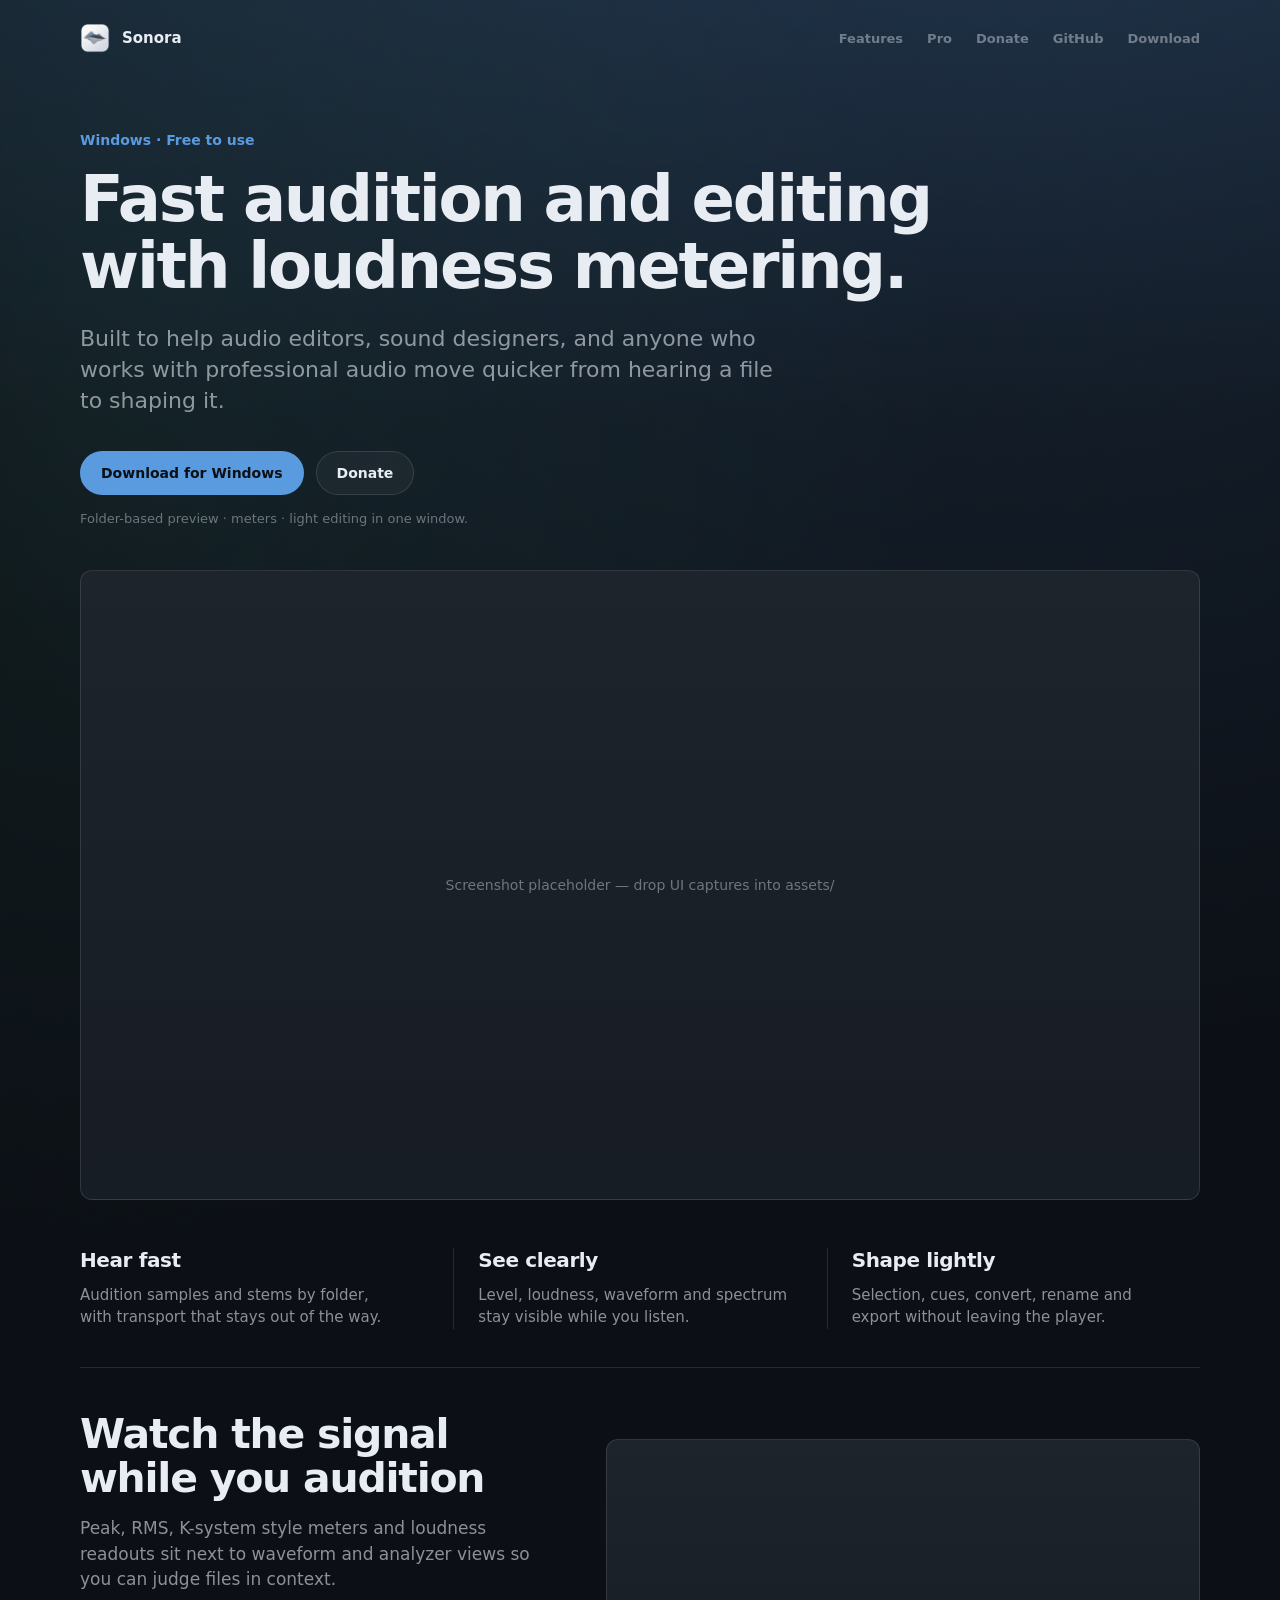
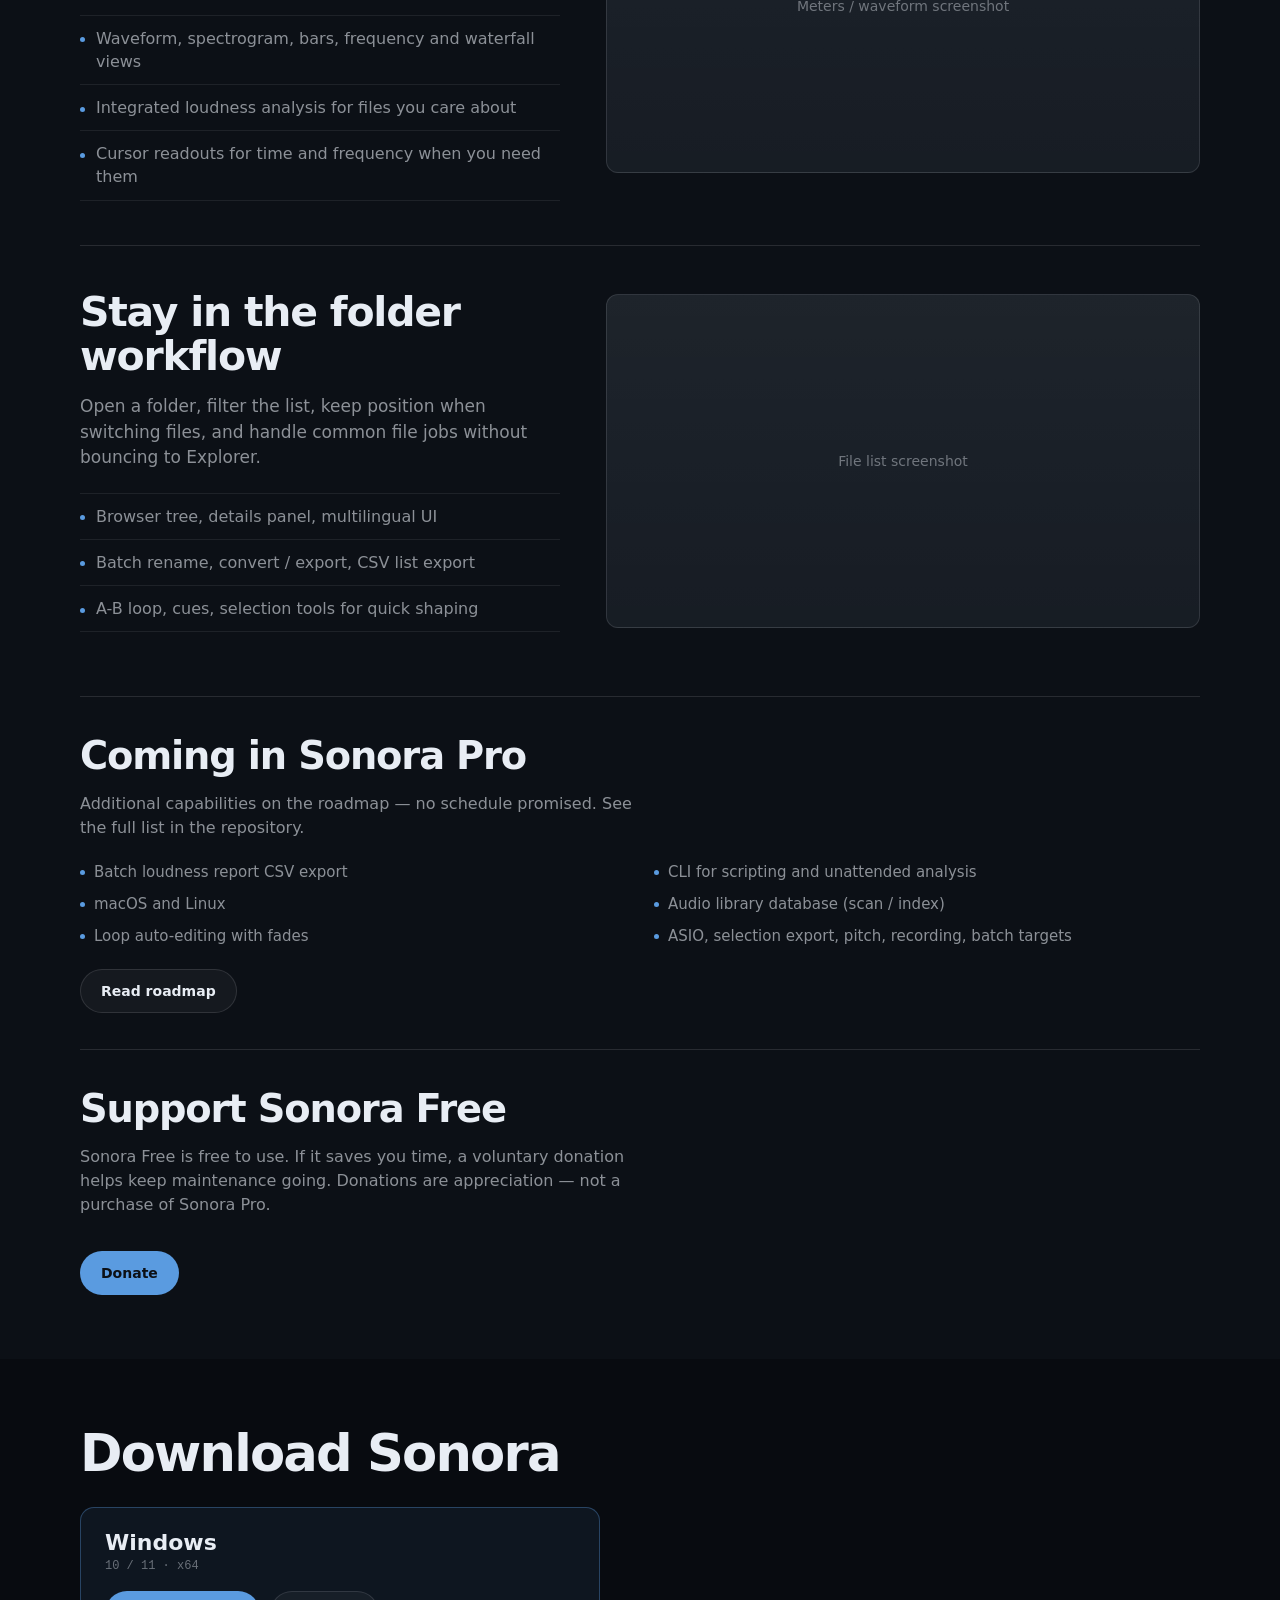
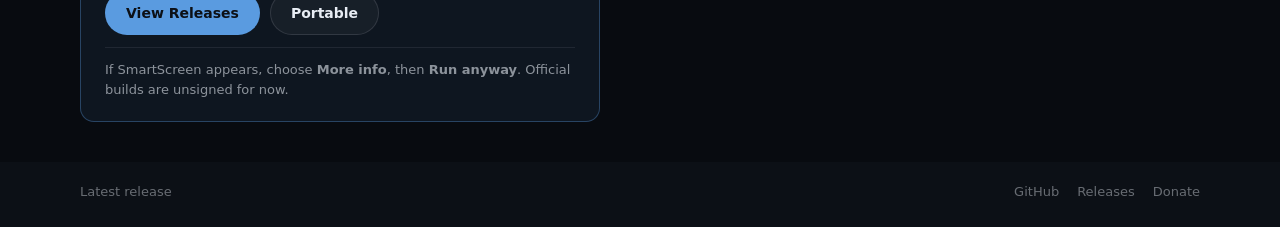
<file: landing/index.html>
<!DOCTYPE html>
<html lang="en">
  <head>
    <meta charset="utf-8" />
    <meta name="viewport" content="width=device-width, initial-scale=1" />
    <title>Sonora — Fast audition &amp; editing player</title>
    <meta
      name="description"
      content="Sonora is a fast audition and editing player with loudness metering for audio editors and sound designers."
    />
    <link rel="icon" href="assets/sonora-logo.png" />
    <style>
      :root {
        --page: #0c1016;
        --ink: #e8edf4;
        --muted: rgba(232, 237, 244, 0.58);
        --soft: rgba(232, 237, 244, 0.42);
        --line: rgba(232, 237, 244, 0.12);
        --accent: #5a9be0;
        --accent-strong: #3d7fd0;
        --accent-ink: #0c1016;
        --panel: rgba(255, 255, 255, 0.04);
        --radius: 14px;
        --font-sans: "Segoe UI Variable", "Segoe UI", ui-sans-serif, system-ui, sans-serif;
        --font-mono: "Cascadia Mono", Consolas, ui-monospace, monospace;
      }

      *,
      *::before,
      *::after {
        box-sizing: border-box;
      }

      html {
        scroll-behavior: smooth;
      }

      body {
        margin: 0;
        background: var(--page);
        color: var(--ink);
        font-family: var(--font-sans);
        -webkit-font-smoothing: antialiased;
      }

      a {
        color: inherit;
        text-decoration: none;
      }

      .site-shell {
        min-height: 100dvh;
        background:
          linear-gradient(180deg, rgba(90, 155, 224, 0.1), transparent 420px),
          radial-gradient(circle at 78% -10%, rgba(90, 155, 224, 0.18), transparent 36%),
          radial-gradient(circle at 10% 12%, rgba(90, 212, 160, 0.07), transparent 26%),
          var(--page);
      }

      .nav,
      .section,
      .footer,
      .download-inner {
        width: min(100% - 48px, 1120px);
        margin: 0 auto;
      }

      .nav {
        display: flex;
        align-items: center;
        justify-content: space-between;
        gap: 24px;
        min-height: 76px;
      }

      .brand {
        display: inline-flex;
        align-items: center;
        gap: 12px;
        font-size: 15px;
        font-weight: 650;
      }

      .brand img {
        width: 30px;
        height: 30px;
        display: block;
      }

      .nav-links {
        display: flex;
        align-items: center;
        gap: 24px;
        color: var(--soft);
        font-size: 13px;
        font-weight: 560;
      }

      .nav-links a:hover {
        color: var(--accent);
      }

      .hero {
        padding: 56px 0 0;
      }

      .eyebrow {
        margin: 0 0 18px;
        color: var(--accent);
        font-size: 14px;
        font-weight: 560;
      }

      .hero-title {
        max-width: 920px;
        margin: 0;
        font-size: clamp(40px, 5vw, 64px);
        line-height: 1.05;
        letter-spacing: -0.035em;
        font-weight: 720;
      }

      .hero-subtitle {
        max-width: 720px;
        margin: 24px 0 0;
        color: var(--muted);
        font-size: clamp(17px, 1.8vw, 22px);
        line-height: 1.4;
      }

      .hero-actions {
        display: flex;
        flex-wrap: wrap;
        gap: 12px;
        margin-top: 34px;
      }

      .btn {
        display: inline-flex;
        align-items: center;
        justify-content: center;
        min-height: 44px;
        padding: 0 20px;
        border: 1px solid transparent;
        border-radius: 999px;
        font-size: 14px;
        font-weight: 660;
        transition: background 150ms ease, border-color 150ms ease, transform 150ms ease;
      }

      .btn:active {
        transform: translateY(1px);
      }

      .btn-primary {
        background: var(--accent);
        color: var(--accent-ink);
      }

      .btn-primary:hover {
        background: #7eb0e8;
      }

      .btn-secondary {
        border-color: var(--line);
        background: var(--panel);
      }

      .btn-secondary:hover {
        border-color: rgba(90, 155, 224, 0.45);
        background: rgba(90, 155, 224, 0.1);
      }

      .hero-note {
        flex-basis: 100%;
        margin: 4px 0 0;
        color: var(--soft);
        font-size: 13px;
      }

      .shot {
        overflow: hidden;
        margin: 0;
        border: 1px solid var(--line);
        border-radius: 12px;
        background:
          linear-gradient(180deg, rgba(255, 255, 255, 0.05), rgba(255, 255, 255, 0.02)),
          #121820;
        aspect-ratio: 16 / 9;
        display: grid;
        place-items: center;
        color: var(--soft);
        font-size: 14px;
      }

      .shot.has-image img {
        display: block;
        width: 100%;
        height: 100%;
        object-fit: cover;
      }

      .hero-shot {
        width: min(100%, 1120px);
        margin: 44px auto 0;
      }

      .principles {
        display: grid;
        grid-template-columns: repeat(3, 1fr);
        gap: 0;
        padding: 48px 0 28px;
      }

      .principle {
        padding: 0 24px;
        border-left: 1px solid var(--line);
      }

      .principle:first-child {
        padding-left: 0;
        border-left: 0;
      }

      .principle h2 {
        margin: 0;
        font-size: 20px;
        letter-spacing: -0.02em;
      }

      .principle p {
        margin: 12px 0 0;
        color: var(--muted);
        font-size: 15px;
        line-height: 1.5;
        max-width: 320px;
      }

      .features {
        padding: 10px 0 20px;
      }

      .feature {
        display: grid;
        grid-template-columns: minmax(260px, 0.9fr) minmax(0, 1.1fr);
        gap: 40px;
        align-items: center;
        padding: 44px 0;
        border-top: 1px solid var(--line);
      }

      .feature h2 {
        margin: 0;
        font-size: clamp(28px, 3.2vw, 42px);
        line-height: 1.08;
        letter-spacing: -0.03em;
      }

      .feature p {
        margin: 16px 0 0;
        color: var(--muted);
        font-size: 17px;
        line-height: 1.5;
        max-width: 460px;
      }

      .feature-points {
        list-style: none;
        margin: 22px 0 0;
        padding: 0;
        border-top: 1px solid rgba(232, 237, 244, 0.08);
        max-width: 480px;
      }

      .feature-points li {
        position: relative;
        padding: 11px 0 11px 16px;
        border-bottom: 1px solid rgba(232, 237, 244, 0.08);
        color: var(--muted);
        font-size: 16px;
        line-height: 1.45;
      }

      .feature-points li::before {
        content: "";
        position: absolute;
        left: 0;
        top: 1.35em;
        width: 5px;
        height: 5px;
        border-radius: 999px;
        background: var(--accent);
      }

      .feature-visual .shot {
        width: 100%;
      }

      .donate-block,
      .pro-block {
        padding: 36px 0;
        border-top: 1px solid var(--line);
      }

      .donate-block h2,
      .pro-block h2 {
        margin: 0;
        font-size: clamp(28px, 3vw, 40px);
        letter-spacing: -0.03em;
      }

      .donate-block p,
      .pro-block p {
        max-width: 560px;
        margin: 14px 0 0;
        color: var(--muted);
        font-size: 16px;
        line-height: 1.5;
      }

      .pro-list {
        display: grid;
        grid-template-columns: repeat(2, minmax(0, 1fr));
        gap: 10px 28px;
        margin: 22px 0 0;
        padding: 0;
        list-style: none;
        color: var(--muted);
        font-size: 15px;
        line-height: 1.45;
      }

      .pro-list li {
        position: relative;
        padding-left: 14px;
      }

      .pro-list li::before {
        content: "";
        position: absolute;
        left: 0;
        top: 0.55em;
        width: 5px;
        height: 5px;
        border-radius: 999px;
        background: var(--accent);
      }

      .download-section {
        margin-top: 28px;
        padding: 64px 0 40px;
        background: #080b10;
      }

      .download-header h2 {
        margin: 0 0 24px;
        font-size: clamp(32px, 4vw, 52px);
        letter-spacing: -0.035em;
      }

      .platform-card {
        padding: 22px 24px;
        border: 1px solid rgba(90, 155, 224, 0.35);
        border-radius: var(--radius);
        background: rgba(90, 155, 224, 0.08);
        max-width: 520px;
      }

      .platform-name {
        font-size: 22px;
        font-weight: 680;
      }

      .platform-os-tag {
        margin-top: 4px;
        color: var(--soft);
        font-family: var(--font-mono);
        font-size: 12px;
      }

      .platform-actions {
        display: flex;
        flex-wrap: wrap;
        gap: 10px;
        margin: 18px 0 12px;
      }

      .install-warning {
        margin: 0;
        padding-top: 12px;
        border-top: 1px solid rgba(232, 237, 244, 0.08);
        color: var(--muted);
        font-size: 13px;
        line-height: 1.5;
      }

      .footer {
        display: flex;
        flex-wrap: wrap;
        align-items: center;
        gap: 18px;
        padding: 22px 0 28px;
        color: var(--soft);
        font-size: 13px;
      }

      .footer a:hover {
        color: var(--ink);
      }

      .release-note {
        margin-right: auto;
      }

      @media (max-width: 900px) {
        .nav,
        .section,
        .footer,
        .download-inner {
          width: min(100% - 28px, 1120px);
        }

        .principles,
        .feature,
        .pro-list {
          grid-template-columns: 1fr;
        }

        .principle,
        .principle:first-child {
          padding: 18px 0;
          border-left: 0;
          border-top: 1px solid var(--line);
        }

        .nav-links a:not(.nav-download) {
          display: none;
        }
      }
    </style>
  </head>
  <body>
    <div class="site-shell">
      <nav class="nav">
        <a class="brand" href="#">
          <img src="assets/sonora-logo.png" alt="" width="30" height="30" />
          Sonora
        </a>
        <div class="nav-links">
          <a href="#features">Features</a>
          <a href="#pro">Pro</a>
          <a href="#donate">Donate</a>
          <a id="nav-github" href="#">GitHub</a>
          <a class="nav-download" href="#download">Download</a>
        </div>
      </nav>

      <header class="section hero">
        <p class="eyebrow">Windows · Free to use</p>
        <h1 class="hero-title">Fast audition and editing with loudness metering.</h1>
        <p class="hero-subtitle">
          Built to help audio editors, sound designers, and anyone who works with
          professional audio move quicker from hearing a file to shaping it.
        </p>
        <div class="hero-actions" id="hero-actions">
          <a class="btn btn-primary" href="#download">Download for Windows</a>
          <a class="btn btn-secondary" href="#donate">Donate</a>
          <p class="hero-note">Folder-based preview · meters · light editing in one window.</p>
        </div>
        <figure class="shot hero-shot" id="hero-shot">
          <span>Screenshot placeholder — drop UI captures into assets/</span>
        </figure>
      </header>

      <section class="section principles">
        <div class="principle">
          <h2>Hear fast</h2>
          <p>Audition samples and stems by folder, with transport that stays out of the way.</p>
        </div>
        <div class="principle">
          <h2>See clearly</h2>
          <p>Level, loudness, waveform and spectrum stay visible while you listen.</p>
        </div>
        <div class="principle">
          <h2>Shape lightly</h2>
          <p>Selection, cues, convert, rename and export without leaving the player.</p>
        </div>
      </section>

      <section class="section features" id="features">
        <article class="feature">
          <div>
            <h2>Watch the signal while you audition</h2>
            <p>
              Peak, RMS, K-system style meters and loudness readouts sit next to
              waveform and analyzer views so you can judge files in context.
            </p>
            <ul class="feature-points">
              <li>Waveform, spectrogram, bars, frequency and waterfall views</li>
              <li>Integrated loudness analysis for files you care about</li>
              <li>Cursor readouts for time and frequency when you need them</li>
            </ul>
          </div>
          <div class="feature-visual">
            <figure class="shot"><span>Meters / waveform screenshot</span></figure>
          </div>
        </article>

        <article class="feature">
          <div>
            <h2>Stay in the folder workflow</h2>
            <p>
              Open a folder, filter the list, keep position when switching files,
              and handle common file jobs without bouncing to Explorer.
            </p>
            <ul class="feature-points">
              <li>Browser tree, details panel, multilingual UI</li>
              <li>Batch rename, convert / export, CSV list export</li>
              <li>A-B loop, cues, selection tools for quick shaping</li>
            </ul>
          </div>
          <div class="feature-visual">
            <figure class="shot"><span>File list screenshot</span></figure>
          </div>
        </article>
      </section>

      <section class="section pro-block" id="pro">
        <h2>Coming in Sonora Pro</h2>
        <p>
          Additional capabilities on the roadmap — no schedule promised. See the
          full list in the repository.
        </p>
        <ul class="pro-list">
          <li>Batch loudness report CSV export</li>
          <li>CLI for scripting and unattended analysis</li>
          <li>macOS and Linux</li>
          <li>Audio library database (scan / index)</li>
          <li>Loop auto-editing with fades</li>
          <li>ASIO, selection export, pitch, recording, batch targets</li>
        </ul>
        <div class="hero-actions" style="margin-top: 22px">
          <a class="btn btn-secondary" id="roadmap-link" href="#">Read roadmap</a>
        </div>
      </section>

      <section class="section donate-block" id="donate">
        <h2>Support Sonora Free</h2>
        <p>
          Sonora Free is free to use. If it saves you time, a voluntary donation
          helps keep maintenance going. Donations are appreciation — not a
          purchase of Sonora Pro.
        </p>
        <div class="hero-actions">
          <a class="btn btn-primary" id="donate-btn" href="#">Donate</a>
        </div>
      </section>

      <section class="download-section" id="download">
        <div class="download-inner">
          <div class="download-header">
            <h2>Download Sonora</h2>
          </div>
          <div class="platform-card" id="platform-card">
            <div class="platform-name">Windows</div>
            <div class="platform-os-tag">10 / 11 · x64</div>
            <div class="platform-actions">
              <a class="btn btn-primary" id="dl-installer" href="#">View Releases</a>
              <a class="btn btn-secondary" id="dl-portable" href="#">Portable</a>
            </div>
            <p class="install-warning">
              If SmartScreen appears, choose <strong>More info</strong>, then
              <strong>Run anyway</strong>. Official builds are unsigned for now.
            </p>
          </div>
        </div>
      </section>

      <footer class="footer">
        <span class="release-note" id="footer-version">Latest release</span>
        <a id="footer-github" href="#">GitHub</a>
        <a id="footer-releases" href="#">Releases</a>
        <a href="#donate">Donate</a>
      </footer>
    </div>

    <script>
      // Fill these after the GitHub repo exists.
      const CONFIG = {
        repo: "JANFNASY/Sonora",
        donateUrl: "", // e.g. https://afdian.com/a/... or Buy Me a Coffee
      };

      const RELEASES_URL = `https://github.com/${CONFIG.repo}/releases`;
      const REPO_URL = `https://github.com/${CONFIG.repo}`;
      const ROADMAP_URL = `https://github.com/${CONFIG.repo}/blob/main/ROADMAP.md`;

      document.getElementById("nav-github").href = REPO_URL;
      document.getElementById("footer-github").href = REPO_URL;
      document.getElementById("footer-releases").href = RELEASES_URL;
      document.getElementById("roadmap-link").href = ROADMAP_URL;
      document.getElementById("dl-installer").href = RELEASES_URL;
      document.getElementById("dl-portable").href = RELEASES_URL;

      const donateBtn = document.getElementById("donate-btn");
      if (CONFIG.donateUrl) {
        donateBtn.href = CONFIG.donateUrl;
        donateBtn.target = "_blank";
        donateBtn.rel = "noopener noreferrer";
      } else {
        donateBtn.addEventListener("click", (e) => {
          e.preventDefault();
          alert("Donate link not set yet. Add CONFIG.donateUrl in landing/index.html.");
        });
      }

      async function loadRelease() {
        let version = "Latest release";
        let installer = RELEASES_URL;
        let portable = RELEASES_URL;
        try {
          const res = await fetch(`https://api.github.com/repos/${CONFIG.repo}/releases/latest`);
          if (res.ok) {
            const data = await res.json();
            version = data.tag_name || version;
            const assets = data.assets || [];
            const setup = assets.find(
              (a) => /setup\.exe$/i.test(a.name) || (/Sonora_.*\.exe$/i.test(a.name) && !/portable/i.test(a.name)),
            );
            const port = assets.find(
              (a) => /portable/i.test(a.name) || /^sonora\.exe$/i.test(a.name),
            );
            if (setup) {
              installer = setup.browser_download_url;
              document.getElementById("dl-installer").textContent = "Download Installer";
            }
            if (port) {
              portable = port.browser_download_url;
              document.getElementById("dl-portable").textContent = "Download Portable";
            }
          }
        } catch (_) {
          /* keep fallbacks */
        }
        document.getElementById("footer-version").textContent = version;
        document.getElementById("dl-installer").href = installer;
        document.getElementById("dl-portable").href = portable;
        document.getElementById("hero-actions").innerHTML = `
          <a class="btn btn-primary" href="${installer}">Download for Windows</a>
          <a class="btn btn-secondary" href="#donate">Donate</a>
          <p class="hero-note">Folder-based preview · meters · light editing in one window.</p>
        `;
      }

      loadRelease();
    </script>
  </body>
</html>
</file>
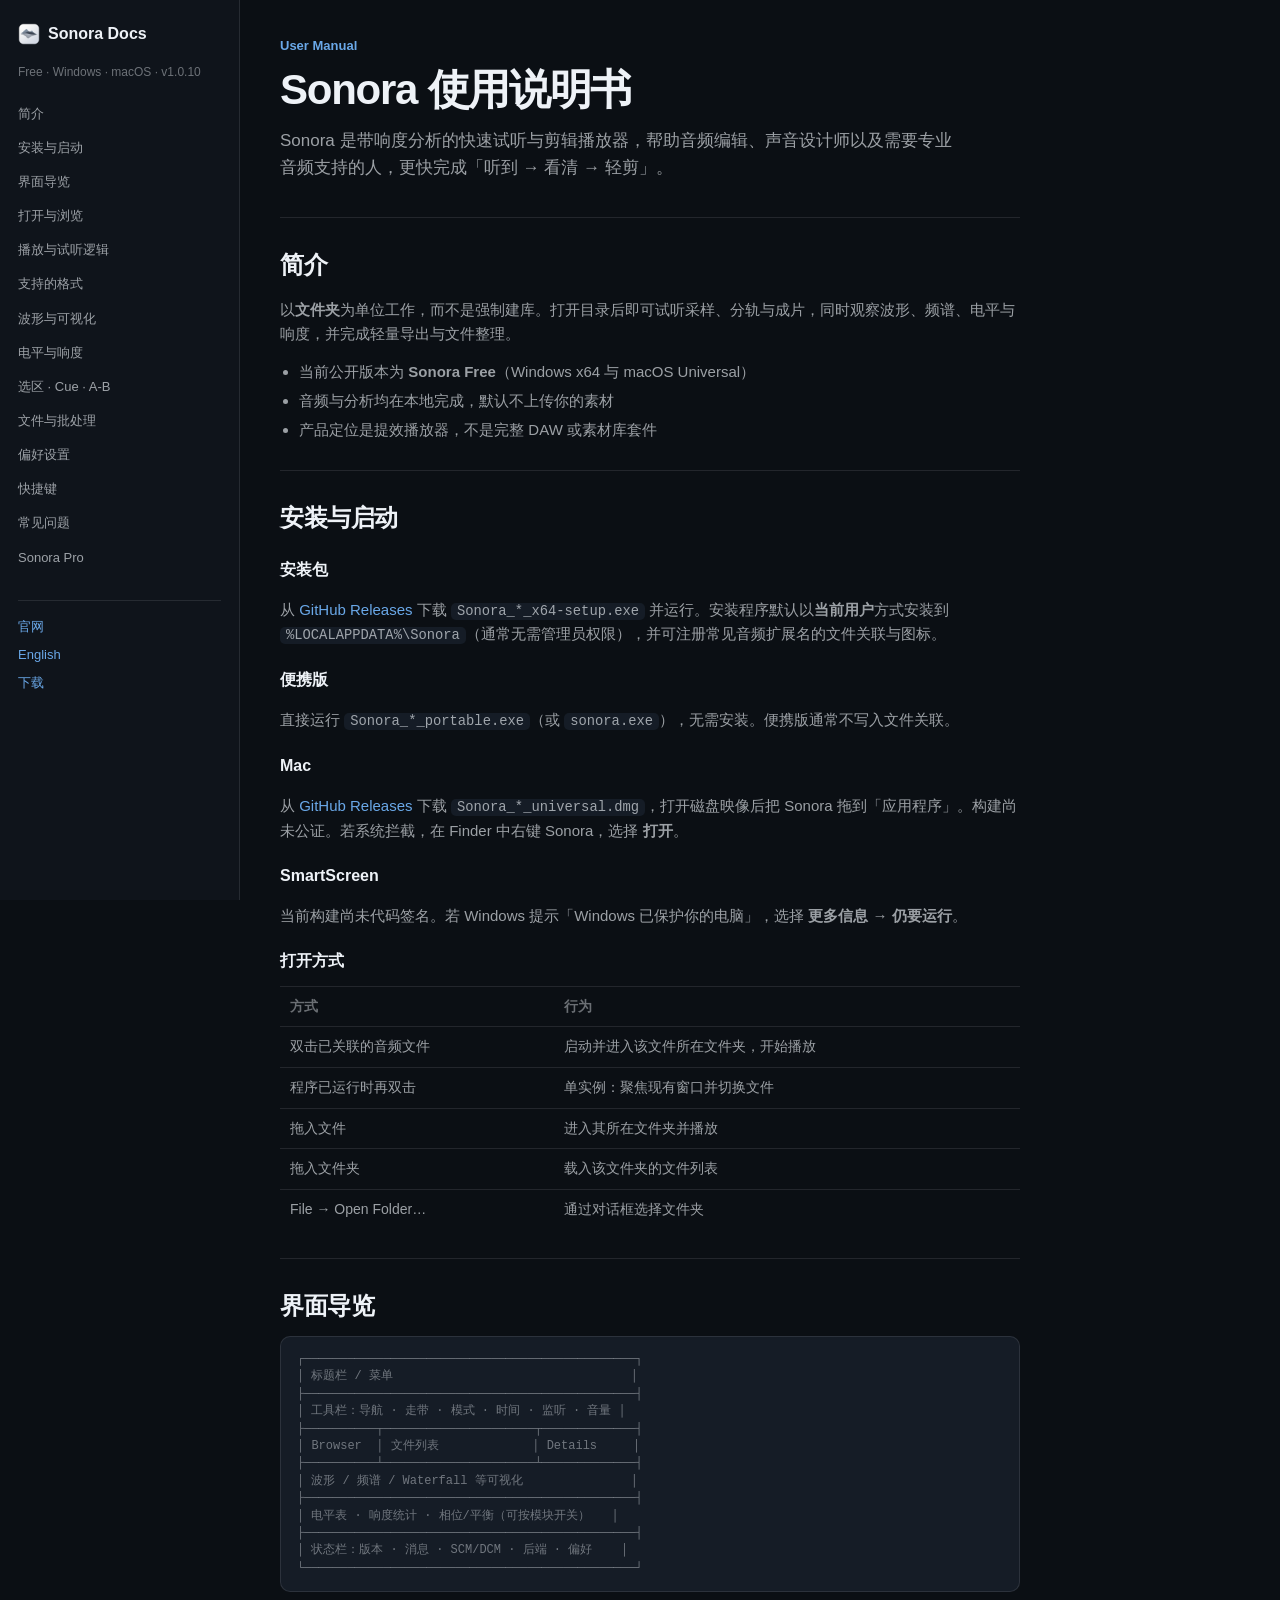
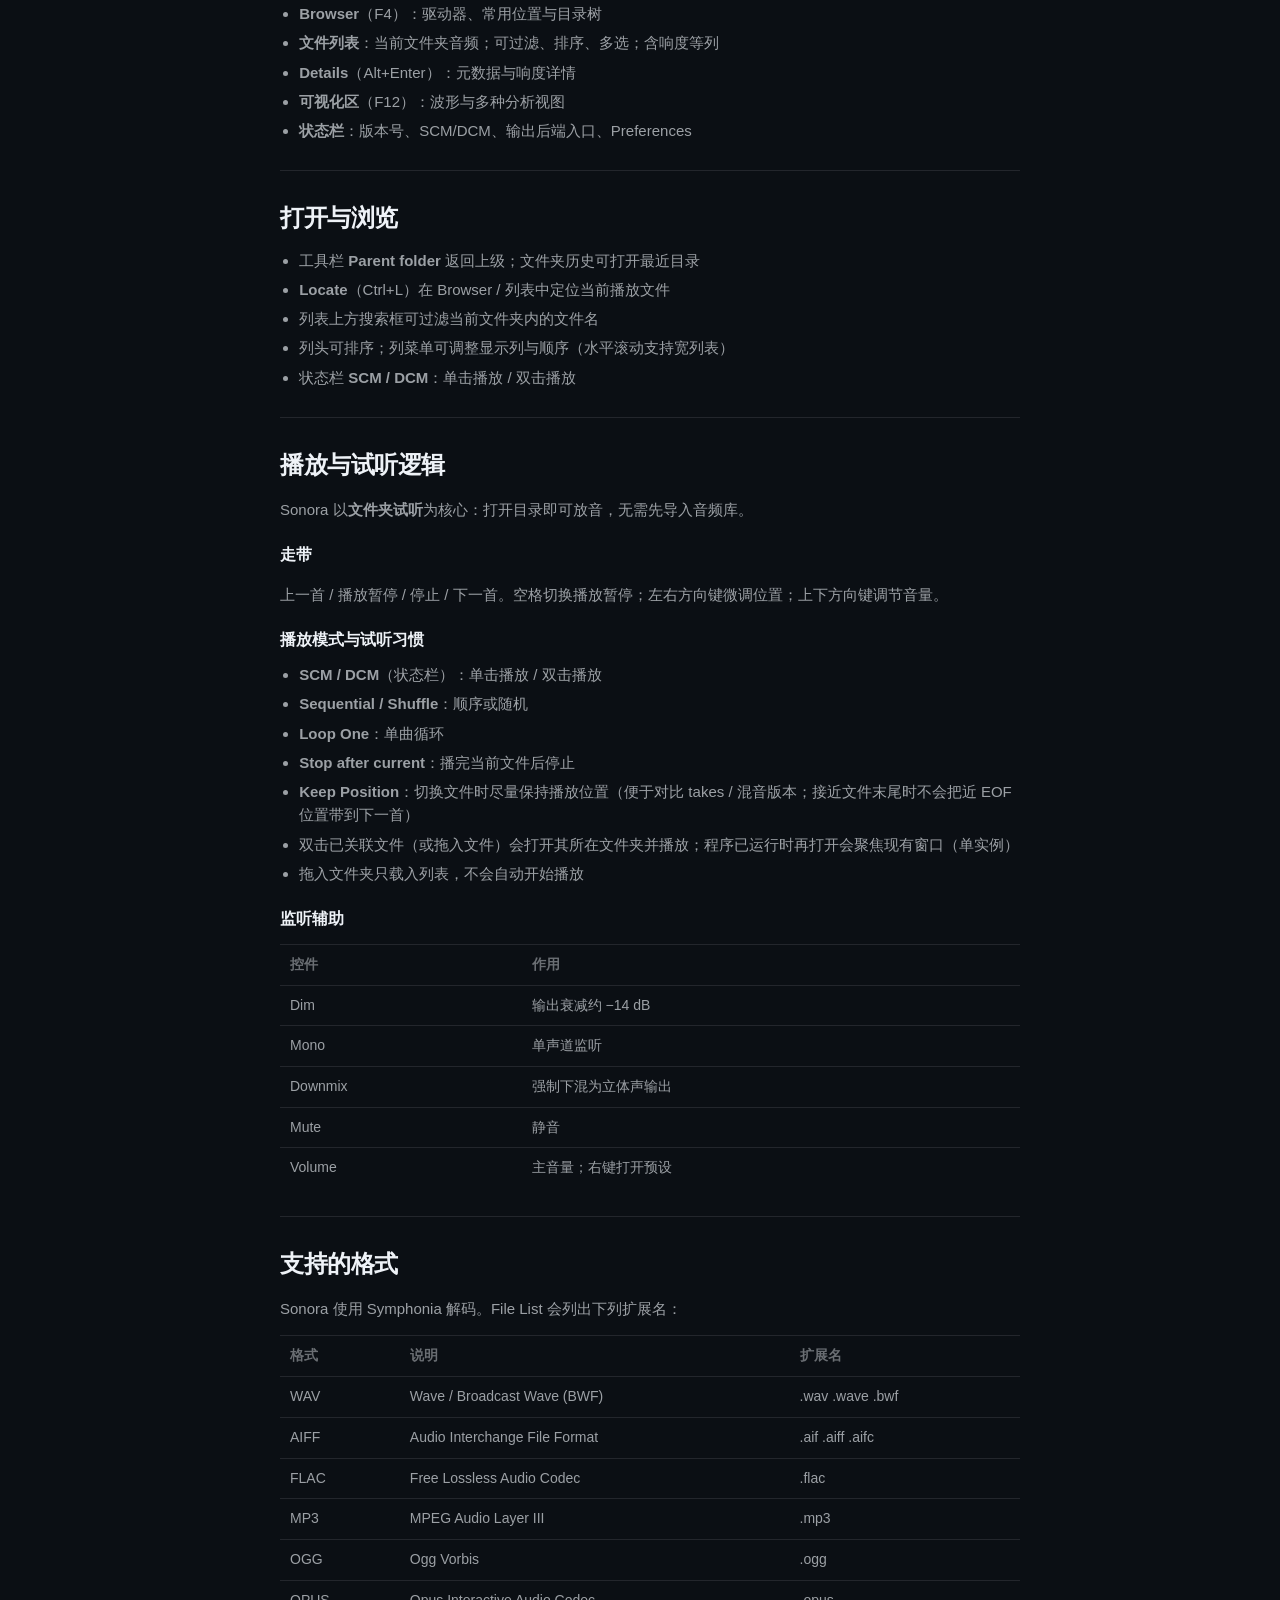
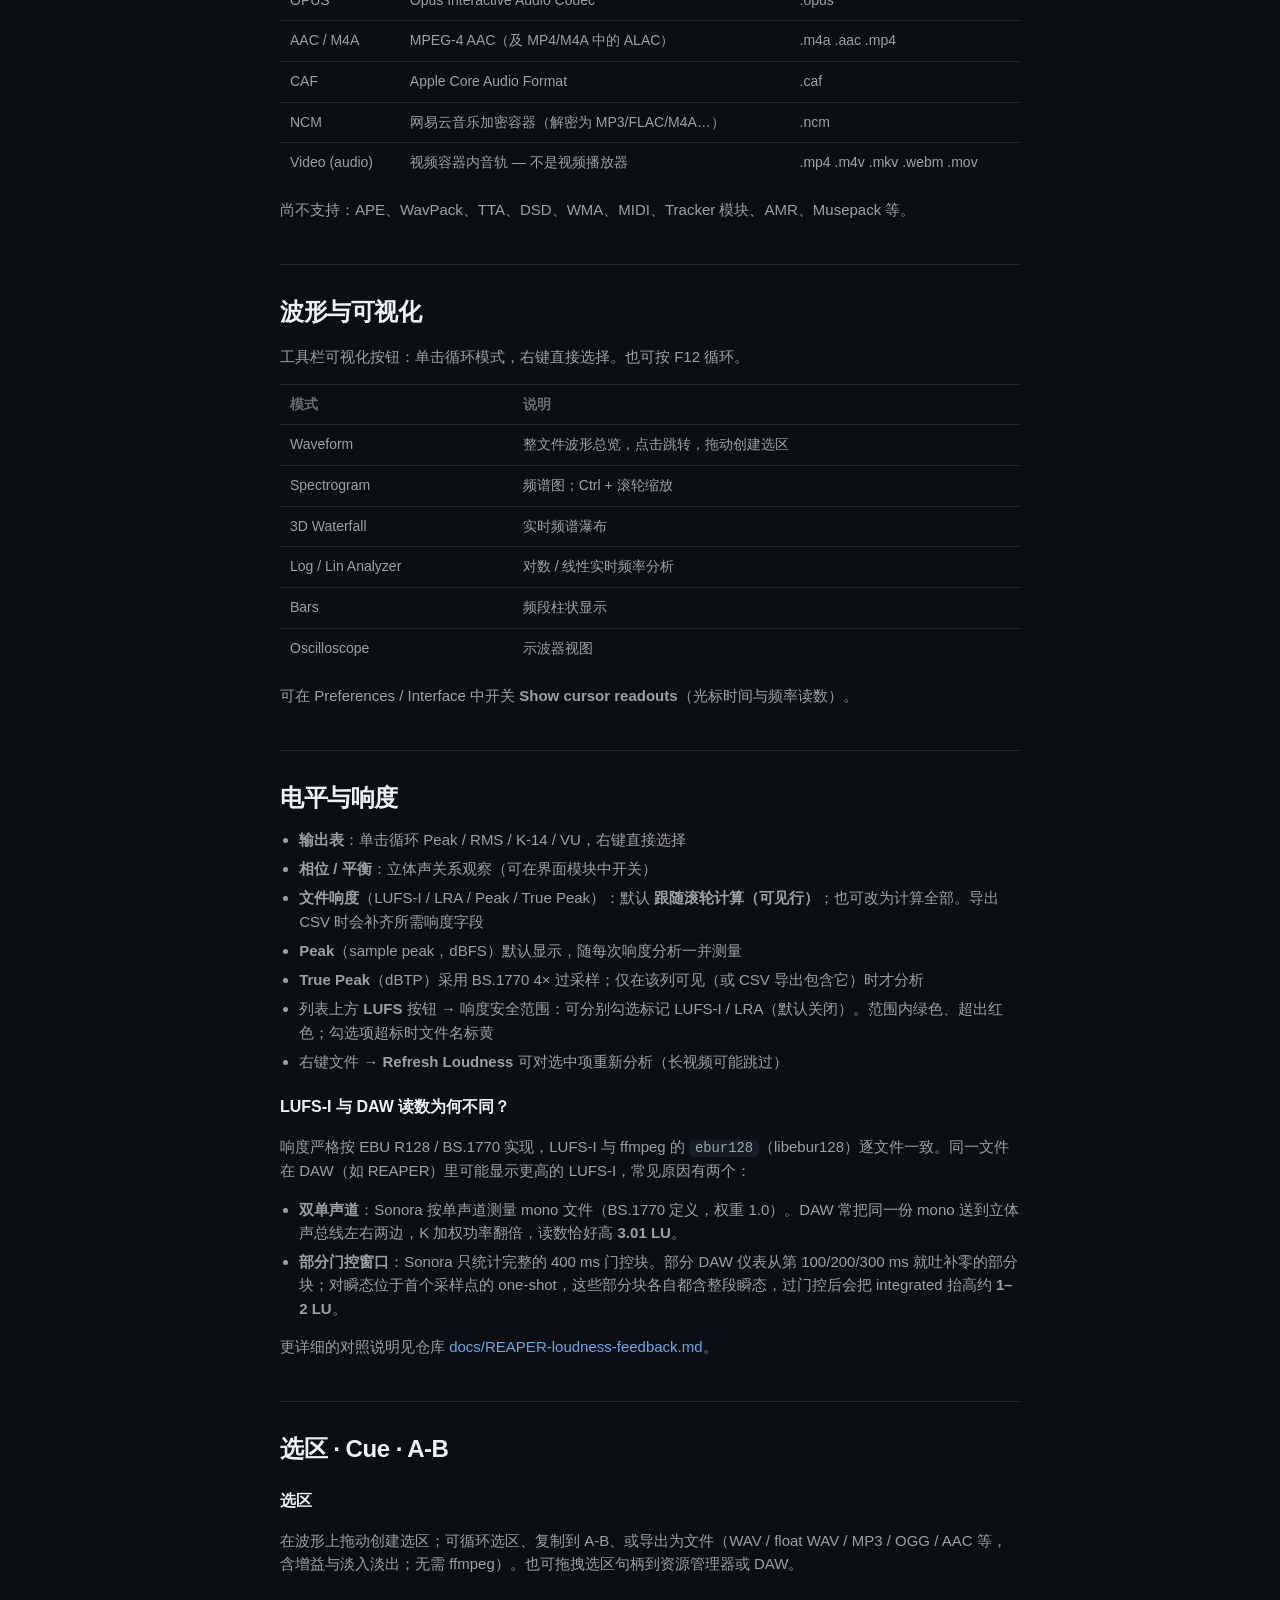
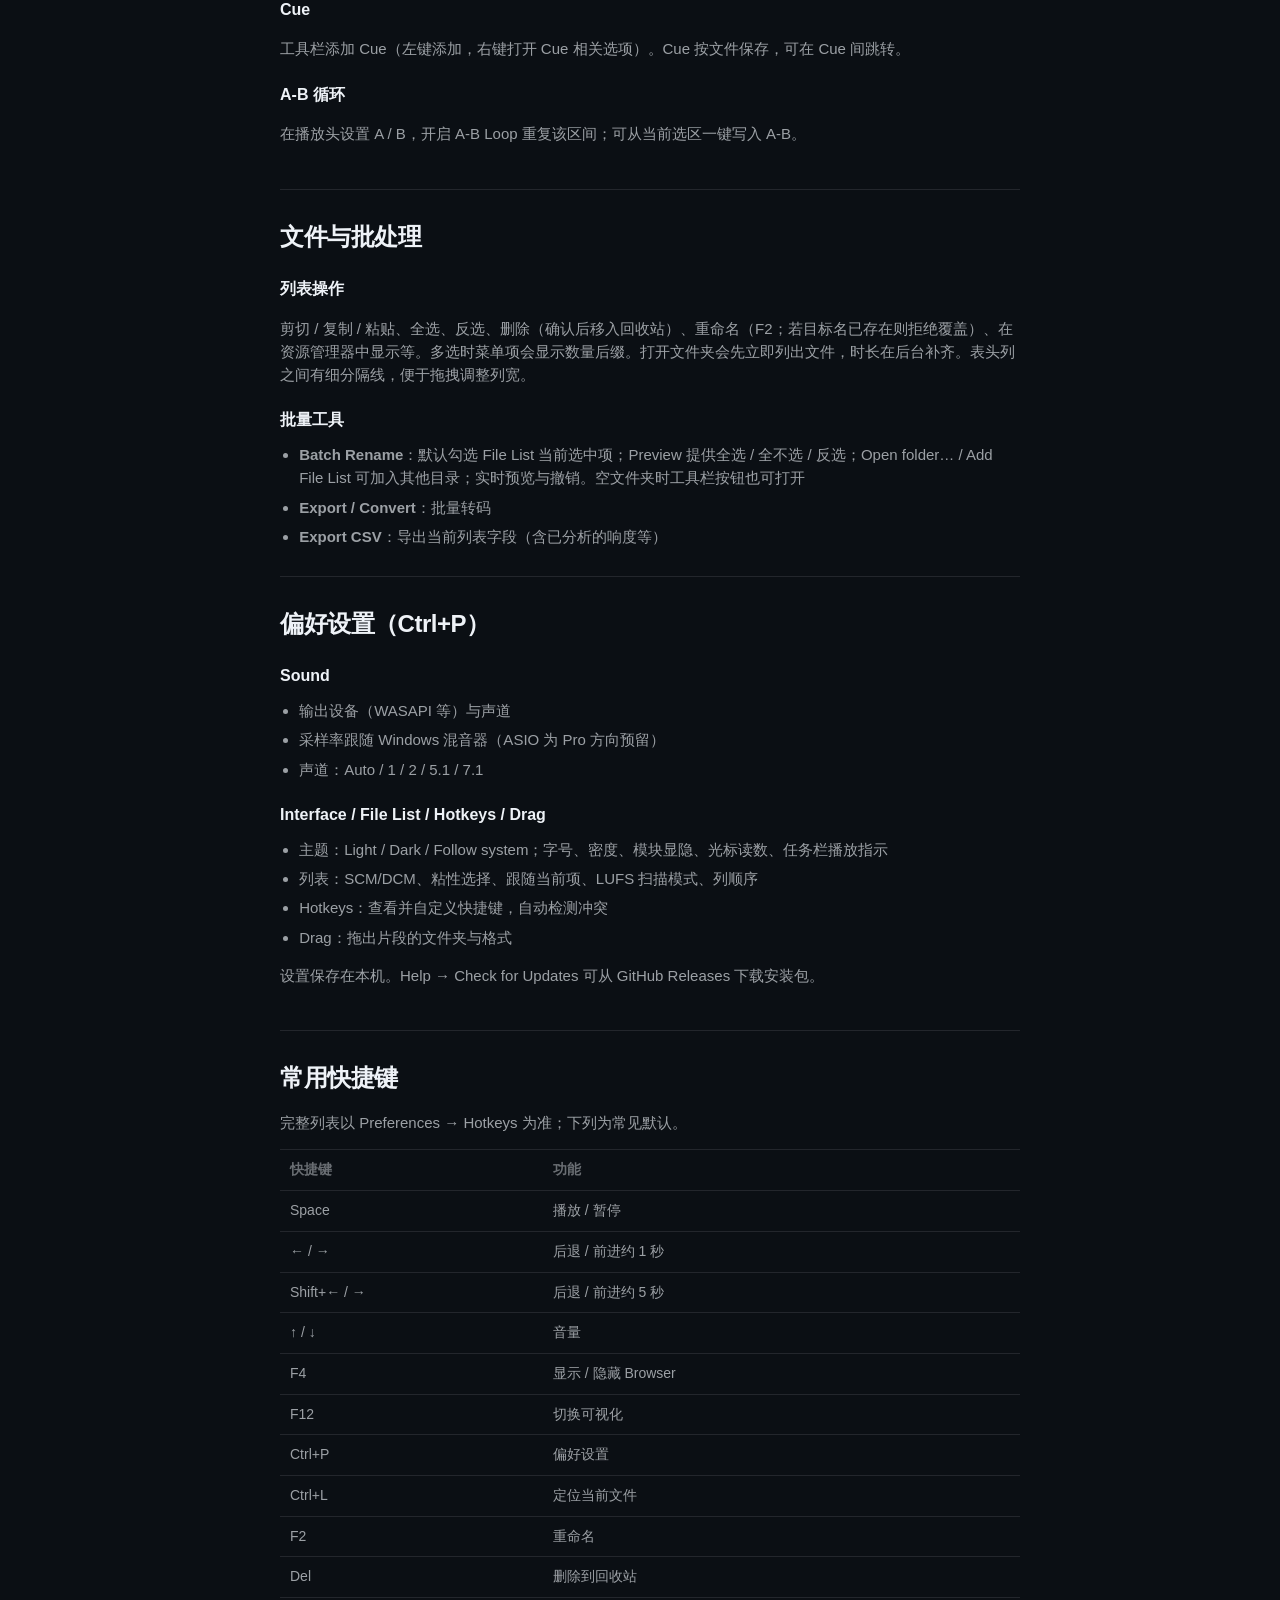
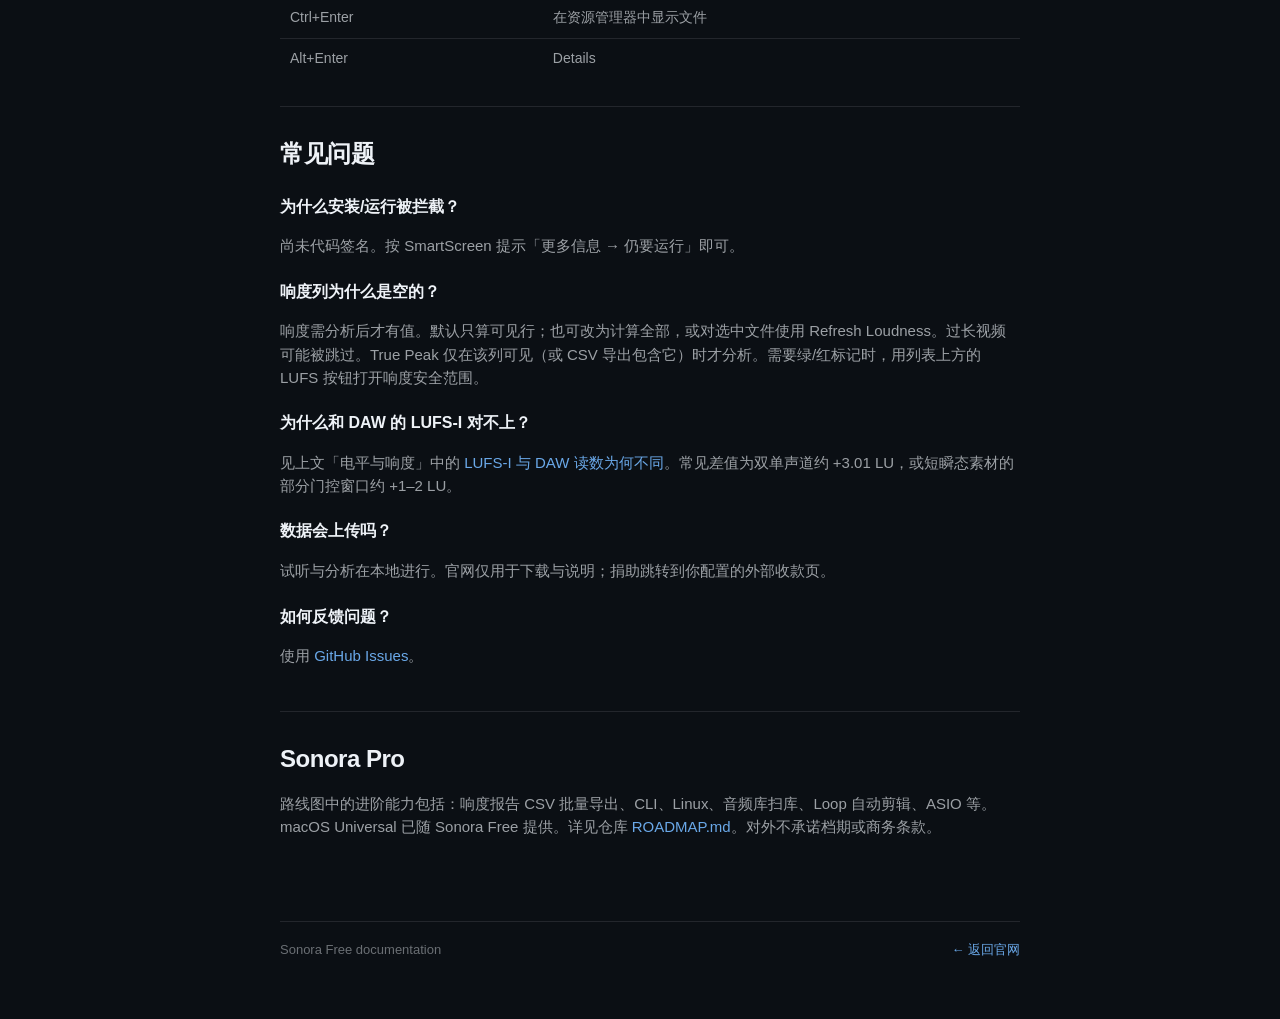
<file: docs/guide/index.html>
<!DOCTYPE html>
<html lang="zh-Hans">
  <head>
    <meta charset="utf-8" />
    <meta name="viewport" content="width=device-width, initial-scale=1" />
    <title>Sonora Docs — 使用说明书</title>
    <meta name="description" content="Sonora Free 用户说明书：安装、界面、播放、响度、选区与批处理。" />
    <link rel="icon" href="../assets/sonora-logo.png" />
    <link rel="stylesheet" href="docs.css" />
  </head>
  <body>
    <div class="docs">
      <aside class="side">
        <a class="side-brand" href="../index.html">
          <img src="../assets/sonora-logo.png" alt="" width="22" height="22" />
          Sonora Docs
        </a>
        <p class="side-meta">Free · Windows · macOS · v1.0.10</p>
        <nav class="toc">
          <a href="#intro">简介</a>
          <a href="#install">安装与启动</a>
          <a href="#ui">界面导览</a>
          <a href="#browse">打开与浏览</a>
          <a href="#playback">播放与试听逻辑</a>
          <a href="#formats">支持的格式</a>
          <a href="#viz">波形与可视化</a>
          <a href="#meters">电平与响度</a>
          <a href="#edit">选区 · Cue · A-B</a>
          <a href="#files">文件与批处理</a>
          <a href="#prefs">偏好设置</a>
          <a href="#keys">快捷键</a>
          <a href="#faq">常见问题</a>
          <a href="#pro">Sonora Pro</a>
        </nav>
        <div class="side-links">
          <a href="../index.html">官网</a>
          <a href="en.html">English</a>
          <a href="https://github.com/sonora-player/Sonora/releases">下载</a>
        </div>
      </aside>

      <main class="main">
        <header class="page-head">
          <p class="eyebrow">User Manual</p>
          <h1>Sonora 使用说明书</h1>
          <p class="lede">
            Sonora 是带响度分析的快速试听与剪辑播放器，帮助音频编辑、声音设计师以及需要专业音频支持的人，更快完成「听到 → 看清 → 轻剪」。
          </p>
        </header>

        <section id="intro">
          <h2>简介</h2>
          <p>以<strong>文件夹</strong>为单位工作，而不是强制建库。打开目录后即可试听采样、分轨与成片，同时观察波形、频谱、电平与响度，并完成轻量导出与文件整理。</p>
          <ul>
            <li>当前公开版本为 <strong>Sonora Free</strong>（Windows x64 与 macOS Universal）</li>
            <li>音频与分析均在本地完成，默认不上传你的素材</li>
            <li>产品定位是提效播放器，不是完整 DAW 或素材库套件</li>
          </ul>
        </section>

        <section id="install">
          <h2>安装与启动</h2>
          <h3>安装包</h3>
          <p>从 <a href="https://github.com/sonora-player/Sonora/releases">GitHub Releases</a> 下载 <code>Sonora_*_x64-setup.exe</code> 并运行。安装程序默认以<strong>当前用户</strong>方式安装到 <code>%LOCALAPPDATA%\Sonora</code>（通常无需管理员权限），并可注册常见音频扩展名的文件关联与图标。</p>
          <h3>便携版</h3>
          <p>直接运行 <code>Sonora_*_portable.exe</code>（或 <code>sonora.exe</code>），无需安装。便携版通常不写入文件关联。</p>
          <h3>Mac</h3>
          <p>从 <a href="https://github.com/sonora-player/Sonora/releases/download/v1.0.9/Sonora_1.0.9_universal.dmg">GitHub Releases</a> 下载 <code>Sonora_*_universal.dmg</code>，打开磁盘映像后把 Sonora 拖到「应用程序」。构建尚未公证。若系统拦截，在 Finder 中右键 Sonora，选择 <strong>打开</strong>。</p>
          <h3>SmartScreen</h3>
          <p>当前构建尚未代码签名。若 Windows 提示「Windows 已保护你的电脑」，选择 <strong>更多信息</strong> → <strong>仍要运行</strong>。</p>
          <h3>打开方式</h3>
          <table>
            <thead>
              <tr><th>方式</th><th>行为</th></tr>
            </thead>
            <tbody>
              <tr><td>双击已关联的音频文件</td><td>启动并进入该文件所在文件夹，开始播放</td></tr>
              <tr><td>程序已运行时再双击</td><td>单实例：聚焦现有窗口并切换文件</td></tr>
              <tr><td>拖入文件</td><td>进入其所在文件夹并播放</td></tr>
              <tr><td>拖入文件夹</td><td>载入该文件夹的文件列表</td></tr>
              <tr><td>File → Open Folder…</td><td>通过对话框选择文件夹</td></tr>
            </tbody>
          </table>
        </section>

        <section id="ui">
          <h2>界面导览</h2>
<pre class="layout">┌──────────────────────────────────────────────┐
│ 标题栏 / 菜单                                 │
├──────────────────────────────────────────────┤
│ 工具栏：导航 · 走带 · 模式 · 时间 · 监听 · 音量 │
├──────────┬─────────────────────┬─────────────┤
│ Browser  │ 文件列表             │ Details     │
├──────────┴─────────────────────┴─────────────┤
│ 波形 / 频谱 / Waterfall 等可视化               │
├──────────────────────────────────────────────┤
│ 电平表 · 响度统计 · 相位/平衡（可按模块开关）   │
├──────────────────────────────────────────────┤
│ 状态栏：版本 · 消息 · SCM/DCM · 后端 · 偏好    │
└──────────────────────────────────────────────┘</pre>
          <ul>
            <li><strong>Browser</strong>（F4）：驱动器、常用位置与目录树</li>
            <li><strong>文件列表</strong>：当前文件夹音频；可过滤、排序、多选；含响度等列</li>
            <li><strong>Details</strong>（Alt+Enter）：元数据与响度详情</li>
            <li><strong>可视化区</strong>（F12）：波形与多种分析视图</li>
            <li><strong>状态栏</strong>：版本号、SCM/DCM、输出后端入口、Preferences</li>
          </ul>
        </section>

        <section id="browse">
          <h2>打开与浏览</h2>
          <ul>
            <li>工具栏 <strong>Parent folder</strong> 返回上级；文件夹历史可打开最近目录</li>
            <li><strong>Locate</strong>（Ctrl+L）在 Browser / 列表中定位当前播放文件</li>
            <li>列表上方搜索框可过滤当前文件夹内的文件名</li>
            <li>列头可排序；列菜单可调整显示列与顺序（水平滚动支持宽列表）</li>
            <li>状态栏 <strong>SCM / DCM</strong>：单击播放 / 双击播放</li>
          </ul>
        </section>

        <section id="playback">
          <h2>播放与试听逻辑</h2>
          <p>Sonora 以<strong>文件夹试听</strong>为核心：打开目录即可放音，无需先导入音频库。</p>
          <h3>走带</h3>
          <p>上一首 / 播放暂停 / 停止 / 下一首。空格切换播放暂停；左右方向键微调位置；上下方向键调节音量。</p>
          <h3>播放模式与试听习惯</h3>
          <ul>
            <li><strong>SCM / DCM</strong>（状态栏）：单击播放 / 双击播放</li>
            <li><strong>Sequential / Shuffle</strong>：顺序或随机</li>
            <li><strong>Loop One</strong>：单曲循环</li>
            <li><strong>Stop after current</strong>：播完当前文件后停止</li>
            <li><strong>Keep Position</strong>：切换文件时尽量保持播放位置（便于对比 takes / 混音版本；接近文件末尾时不会把近 EOF 位置带到下一首）</li>
            <li>双击已关联文件（或拖入文件）会打开其所在文件夹并播放；程序已运行时再打开会聚焦现有窗口（单实例）</li>
            <li>拖入文件夹只载入列表，不会自动开始播放</li>
          </ul>
          <h3>监听辅助</h3>
          <table>
            <thead><tr><th>控件</th><th>作用</th></tr></thead>
            <tbody>
              <tr><td>Dim</td><td>输出衰减约 −14 dB</td></tr>
              <tr><td>Mono</td><td>单声道监听</td></tr>
              <tr><td>Downmix</td><td>强制下混为立体声输出</td></tr>
              <tr><td>Mute</td><td>静音</td></tr>
              <tr><td>Volume</td><td>主音量；右键打开预设</td></tr>
            </tbody>
          </table>
        </section>

        <section id="formats">
          <h2>支持的格式</h2>
          <p>
            Sonora 使用 Symphonia 解码。File List 会列出下列扩展名：
          </p>
          <table>
            <thead>
              <tr><th>格式</th><th>说明</th><th>扩展名</th></tr>
            </thead>
            <tbody>
              <tr><td>WAV</td><td>Wave / Broadcast Wave (BWF)</td><td>.wav .wave .bwf</td></tr>
              <tr><td>AIFF</td><td>Audio Interchange File Format</td><td>.aif .aiff .aifc</td></tr>
              <tr><td>FLAC</td><td>Free Lossless Audio Codec</td><td>.flac</td></tr>
              <tr><td>MP3</td><td>MPEG Audio Layer III</td><td>.mp3</td></tr>
              <tr><td>OGG</td><td>Ogg Vorbis</td><td>.ogg</td></tr>
              <tr><td>OPUS</td><td>Opus Interactive Audio Codec</td><td>.opus</td></tr>
              <tr><td>AAC / M4A</td><td>MPEG-4 AAC（及 MP4/M4A 中的 ALAC）</td><td>.m4a .aac .mp4</td></tr>
              <tr><td>CAF</td><td>Apple Core Audio Format</td><td>.caf</td></tr>
              <tr><td>NCM</td><td>网易云音乐加密容器（解密为 MP3/FLAC/M4A…）</td><td>.ncm</td></tr>
              <tr><td>Video (audio)</td><td>视频容器内音轨 — 不是视频播放器</td><td>.mp4 .m4v .mkv .webm .mov</td></tr>
            </tbody>
          </table>
          <p>尚不支持：APE、WavPack、TTA、DSD、WMA、MIDI、Tracker 模块、AMR、Musepack 等。</p>
        </section>

        <section id="viz">
          <h2>波形与可视化</h2>
          <p>工具栏可视化按钮：单击循环模式，右键直接选择。也可按 F12 循环。</p>
          <table>
            <thead><tr><th>模式</th><th>说明</th></tr></thead>
            <tbody>
              <tr><td>Waveform</td><td>整文件波形总览，点击跳转，拖动创建选区</td></tr>
              <tr><td>Spectrogram</td><td>频谱图；Ctrl + 滚轮缩放</td></tr>
              <tr><td>3D Waterfall</td><td>实时频谱瀑布</td></tr>
              <tr><td>Log / Lin Analyzer</td><td>对数 / 线性实时频率分析</td></tr>
              <tr><td>Bars</td><td>频段柱状显示</td></tr>
              <tr><td>Oscilloscope</td><td>示波器视图</td></tr>
            </tbody>
          </table>
          <p>可在 Preferences / Interface 中开关 <strong>Show cursor readouts</strong>（光标时间与频率读数）。</p>
        </section>

        <section id="meters">
          <h2>电平与响度</h2>
          <ul>
            <li><strong>输出表</strong>：单击循环 Peak / RMS / K-14 / VU，右键直接选择</li>
            <li><strong>相位 / 平衡</strong>：立体声关系观察（可在界面模块中开关）</li>
            <li><strong>文件响度</strong>（LUFS-I / LRA / Peak / True Peak）：默认 <strong>跟随滚轮计算（可见行）</strong>；也可改为计算全部。导出 CSV 时会补齐所需响度字段</li>
            <li><strong>Peak</strong>（sample peak，dBFS）默认显示，随每次响度分析一并测量</li>
            <li><strong>True Peak</strong>（dBTP）采用 BS.1770 4× 过采样；仅在该列可见（或 CSV 导出包含它）时才分析</li>
            <li>列表上方 <strong>LUFS</strong> 按钮 → 响度安全范围：可分别勾选标记 LUFS-I / LRA（默认关闭）。范围内绿色、超出红色；勾选项超标时文件名标黄</li>
            <li>右键文件 → <strong>Refresh Loudness</strong> 可对选中项重新分析（长视频可能跳过）</li>
          </ul>
          <h3>LUFS-I 与 DAW 读数为何不同？</h3>
          <p>响度严格按 EBU R128 / BS.1770 实现，LUFS-I 与 ffmpeg 的 <code>ebur128</code>（libebur128）逐文件一致。同一文件在 DAW（如 REAPER）里可能显示更高的 LUFS-I，常见原因有两个：</p>
          <ul>
            <li><strong>双单声道</strong>：Sonora 按单声道测量 mono 文件（BS.1770 定义，权重 1.0）。DAW 常把同一份 mono 送到立体声总线左右两边，K 加权功率翻倍，读数恰好高 <strong>3.01 LU</strong>。</li>
            <li><strong>部分门控窗口</strong>：Sonora 只统计完整的 400&nbsp;ms 门控块。部分 DAW 仪表从第 100/200/300&nbsp;ms 就吐补零的部分块；对瞬态位于首个采样点的 one-shot，这些部分块各自都含整段瞬态，过门控后会把 integrated 抬高约 <strong>1–2 LU</strong>。</li>
          </ul>
          <p>更详细的对照说明见仓库 <a href="https://github.com/sonora-player/Sonora/blob/main/docs/REAPER-loudness-feedback.md">docs/REAPER-loudness-feedback.md</a>。</p>
        </section>

        <section id="edit">
          <h2>选区 · Cue · A-B</h2>
          <h3>选区</h3>
          <p>在波形上拖动创建选区；可循环选区、复制到 A-B、或导出为文件（WAV / float WAV / MP3 / OGG / AAC 等，含增益与淡入淡出；无需 ffmpeg）。也可拖拽选区句柄到资源管理器或 DAW。</p>
          <h3>Cue</h3>
          <p>工具栏添加 Cue（左键添加，右键打开 Cue 相关选项）。Cue 按文件保存，可在 Cue 间跳转。</p>
          <h3>A-B 循环</h3>
          <p>在播放头设置 A / B，开启 A-B Loop 重复该区间；可从当前选区一键写入 A-B。</p>
        </section>

        <section id="files">
          <h2>文件与批处理</h2>
          <h3>列表操作</h3>
          <p>剪切 / 复制 / 粘贴、全选、反选、删除（确认后移入回收站）、重命名（F2；若目标名已存在则拒绝覆盖）、在资源管理器中显示等。多选时菜单项会显示数量后缀。打开文件夹会先立即列出文件，时长在后台补齐。表头列之间有细分隔线，便于拖拽调整列宽。</p>
          <h3>批量工具</h3>
          <ul>
            <li><strong>Batch Rename</strong>：默认勾选 File List 当前选中项；Preview 提供全选 / 全不选 / 反选；Open folder… / Add File List 可加入其他目录；实时预览与撤销。空文件夹时工具栏按钮也可打开</li>
            <li><strong>Export / Convert</strong>：批量转码</li>
            <li><strong>Export CSV</strong>：导出当前列表字段（含已分析的响度等）</li>
          </ul>
        </section>

        <section id="prefs">
          <h2>偏好设置（Ctrl+P）</h2>
          <h3>Sound</h3>
          <ul>
            <li>输出设备（WASAPI 等）与声道</li>
            <li>采样率跟随 Windows 混音器（ASIO 为 Pro 方向预留）</li>
            <li>声道：Auto / 1 / 2 / 5.1 / 7.1</li>
          </ul>
          <h3>Interface / File List / Hotkeys / Drag</h3>
          <ul>
            <li>主题：Light / Dark / Follow system；字号、密度、模块显隐、光标读数、任务栏播放指示</li>
            <li>列表：SCM/DCM、粘性选择、跟随当前项、LUFS 扫描模式、列顺序</li>
            <li>Hotkeys：查看并自定义快捷键，自动检测冲突</li>
            <li>Drag：拖出片段的文件夹与格式</li>
          </ul>
          <p>设置保存在本机。Help → Check for Updates 可从 GitHub Releases 下载安装包。</p>
        </section>

        <section id="keys">
          <h2>常用快捷键</h2>
          <p>完整列表以 Preferences → Hotkeys 为准；下列为常见默认。</p>
          <table>
            <thead><tr><th>快捷键</th><th>功能</th></tr></thead>
            <tbody>
              <tr><td>Space</td><td>播放 / 暂停</td></tr>
              <tr><td>← / →</td><td>后退 / 前进约 1 秒</td></tr>
              <tr><td>Shift+← / →</td><td>后退 / 前进约 5 秒</td></tr>
              <tr><td>↑ / ↓</td><td>音量</td></tr>
              <tr><td>F4</td><td>显示 / 隐藏 Browser</td></tr>
              <tr><td>F12</td><td>切换可视化</td></tr>
              <tr><td>Ctrl+P</td><td>偏好设置</td></tr>
              <tr><td>Ctrl+L</td><td>定位当前文件</td></tr>
              <tr><td>F2</td><td>重命名</td></tr>
              <tr><td>Del</td><td>删除到回收站</td></tr>
              <tr><td>Ctrl+Enter</td><td>在资源管理器中显示文件</td></tr>
              <tr><td>Alt+Enter</td><td>Details</td></tr>
            </tbody>
          </table>
        </section>

        <section id="faq">
          <h2>常见问题</h2>
          <h3>为什么安装/运行被拦截？</h3>
          <p>尚未代码签名。按 SmartScreen 提示「更多信息 → 仍要运行」即可。</p>
          <h3>响度列为什么是空的？</h3>
          <p>响度需分析后才有值。默认只算可见行；也可改为计算全部，或对选中文件使用 Refresh Loudness。过长视频可能被跳过。True Peak 仅在该列可见（或 CSV 导出包含它）时才分析。需要绿/红标记时，用列表上方的 LUFS 按钮打开响度安全范围。</p>
          <h3>为什么和 DAW 的 LUFS-I 对不上？</h3>
          <p>见上文「电平与响度」中的 <a href="#meters">LUFS-I 与 DAW 读数为何不同</a>。常见差值为双单声道约 +3.01 LU，或短瞬态素材的部分门控窗口约 +1–2 LU。</p>
          <h3>数据会上传吗？</h3>
          <p>试听与分析在本地进行。官网仅用于下载与说明；捐助跳转到你配置的外部收款页。</p>
          <h3>如何反馈问题？</h3>
          <p>使用 <a href="https://github.com/sonora-player/Sonora/issues">GitHub Issues</a>。</p>
        </section>

        <section id="pro">
          <h2>Sonora Pro</h2>
          <p>路线图中的进阶能力包括：响度报告 CSV 批量导出、CLI、Linux、音频库扫库、Loop 自动剪辑、ASIO 等。macOS Universal 已随 Sonora Free 提供。详见仓库 <a href="https://github.com/sonora-player/Sonora/blob/main/ROADMAP.md">ROADMAP.md</a>。对外不承诺档期或商务条款。</p>
        </section>

        <footer class="page-foot">
          <span>Sonora Free documentation</span>
          <a href="../index.html">← 返回官网</a>
        </footer>
      </main>
    </div>
  </body>
</html>
</file>
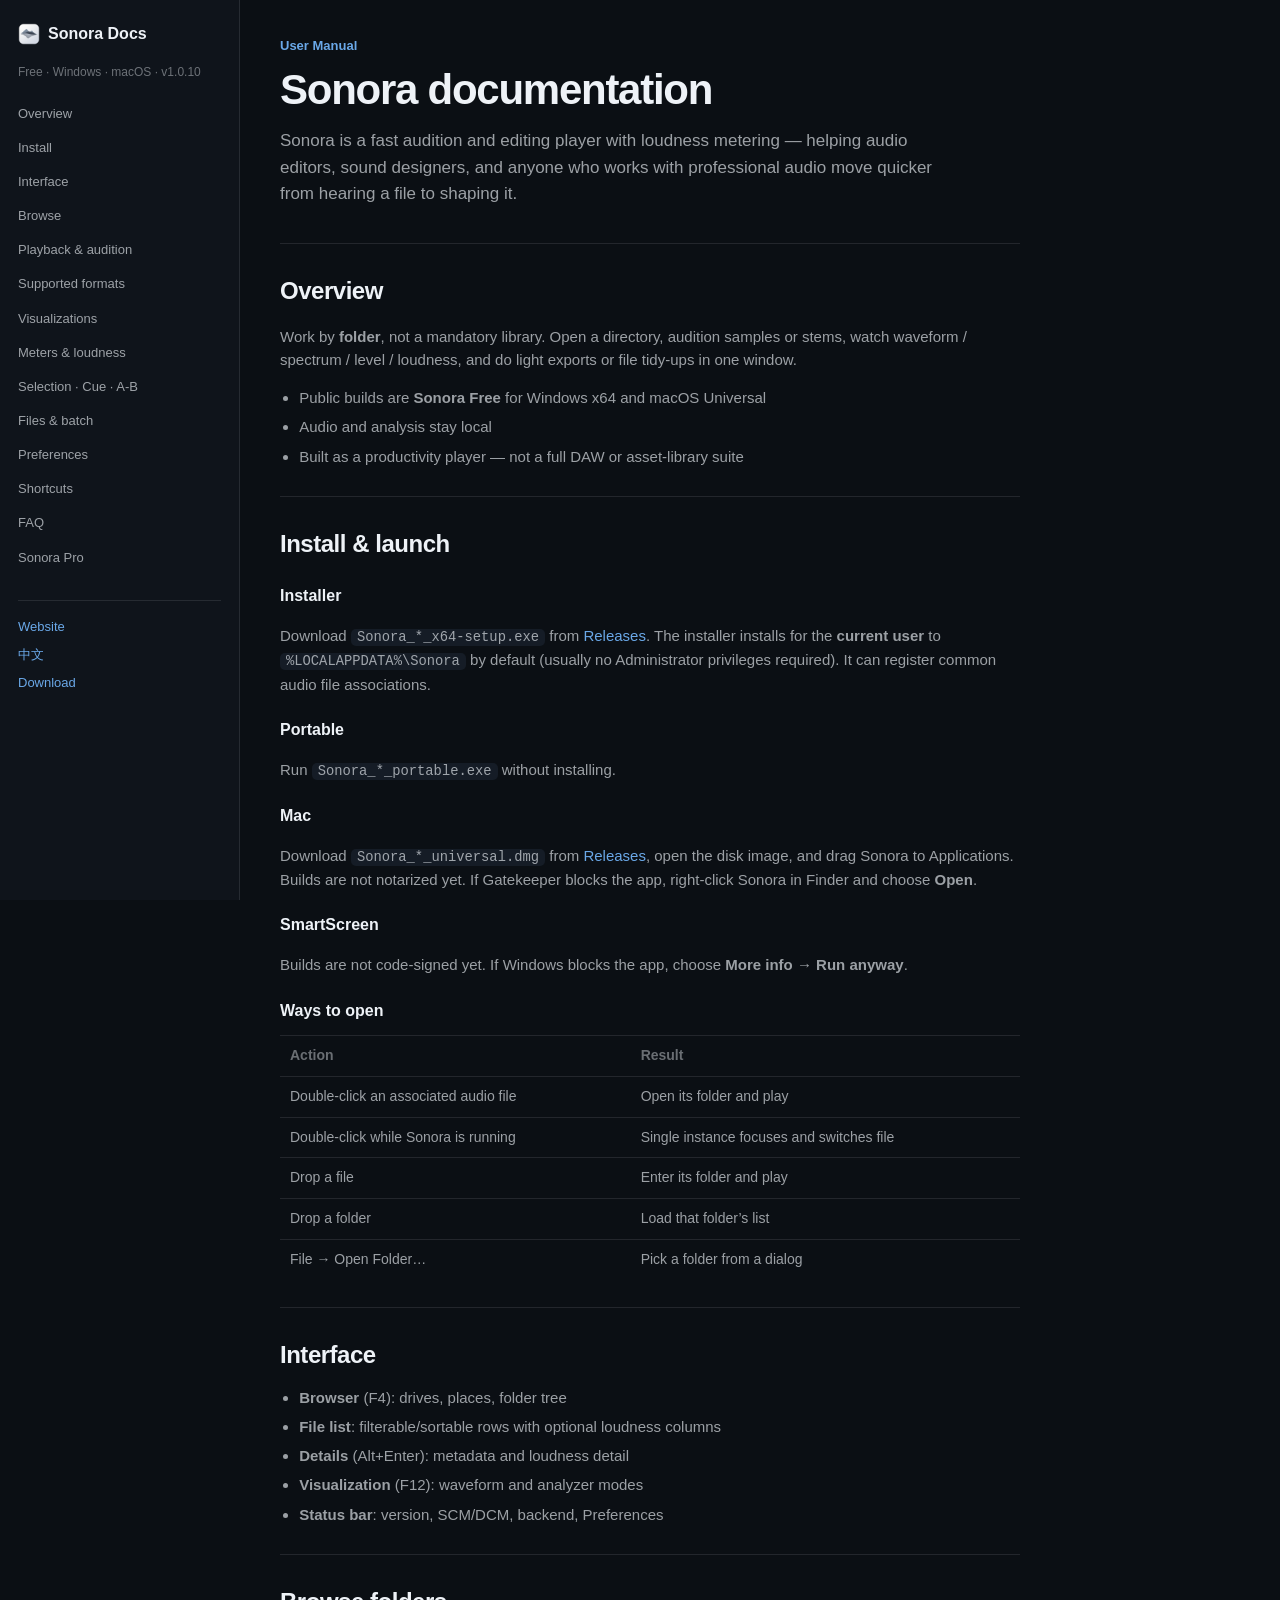
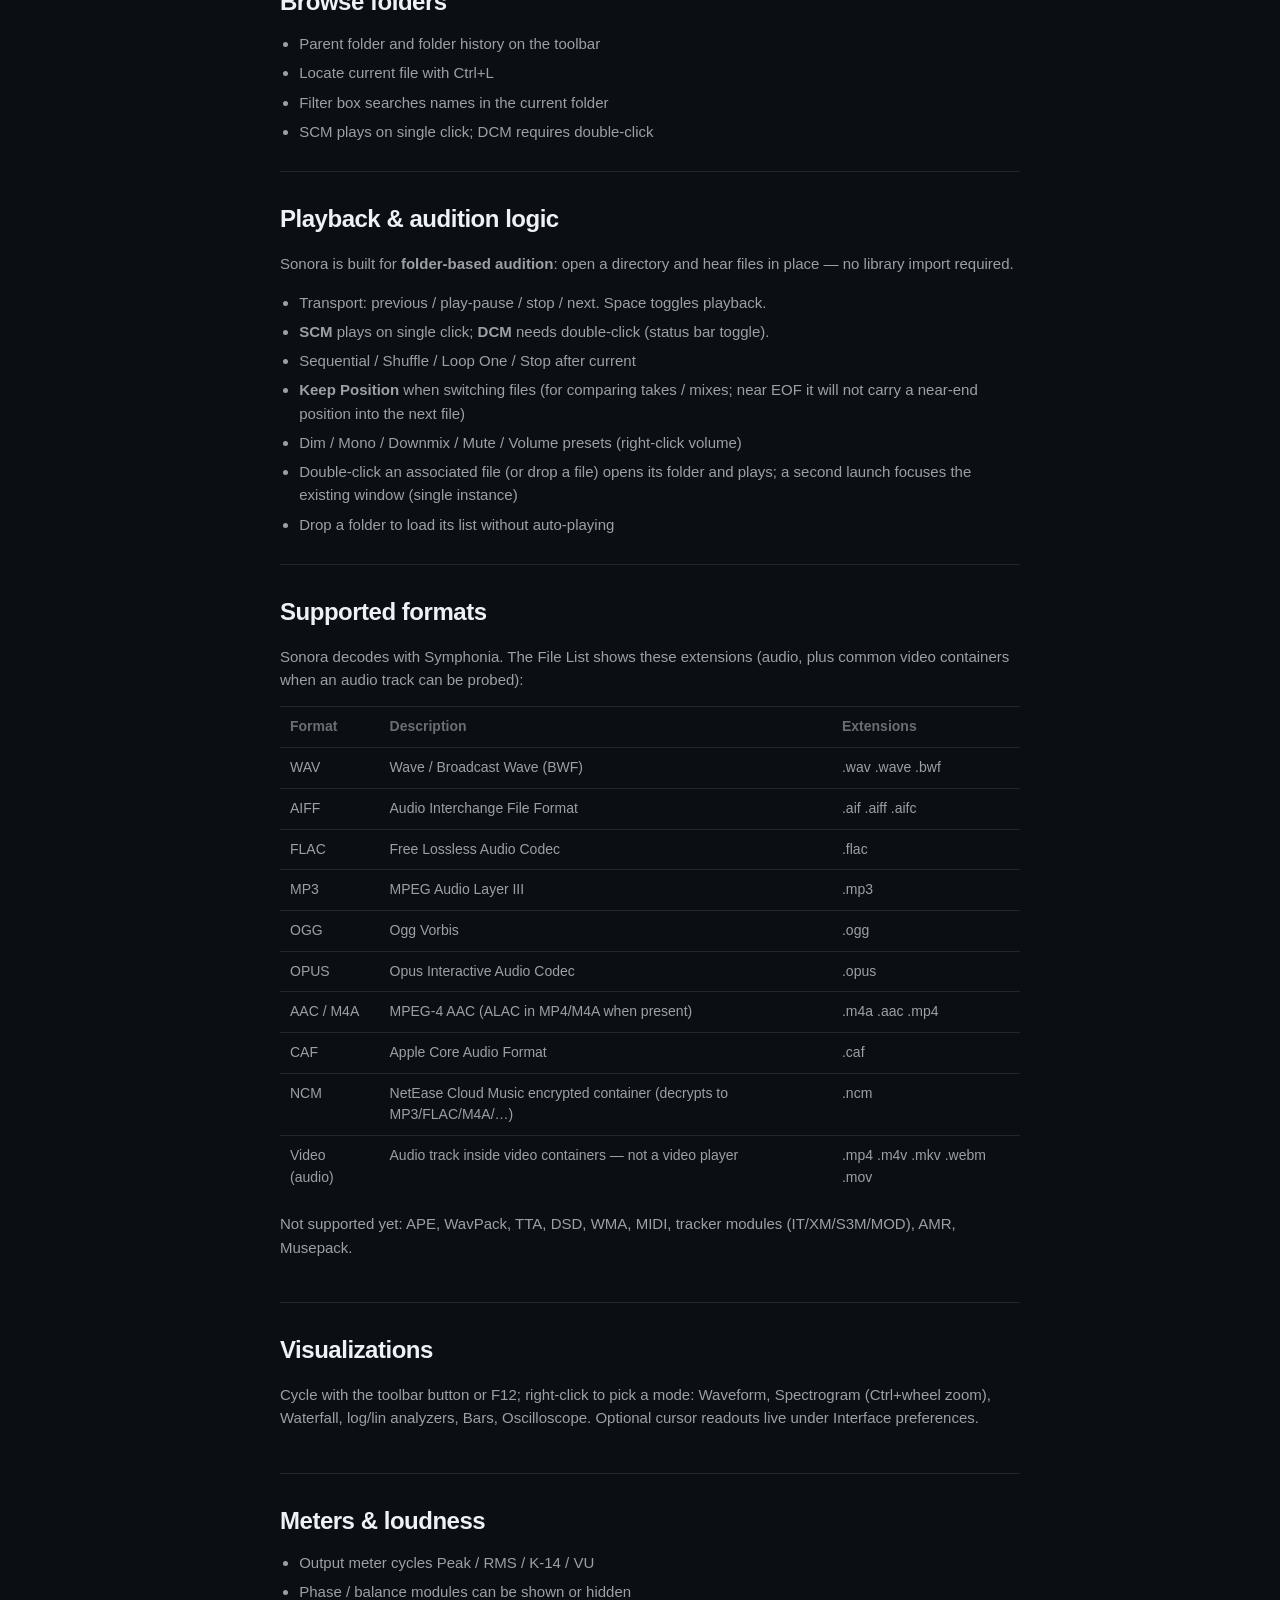
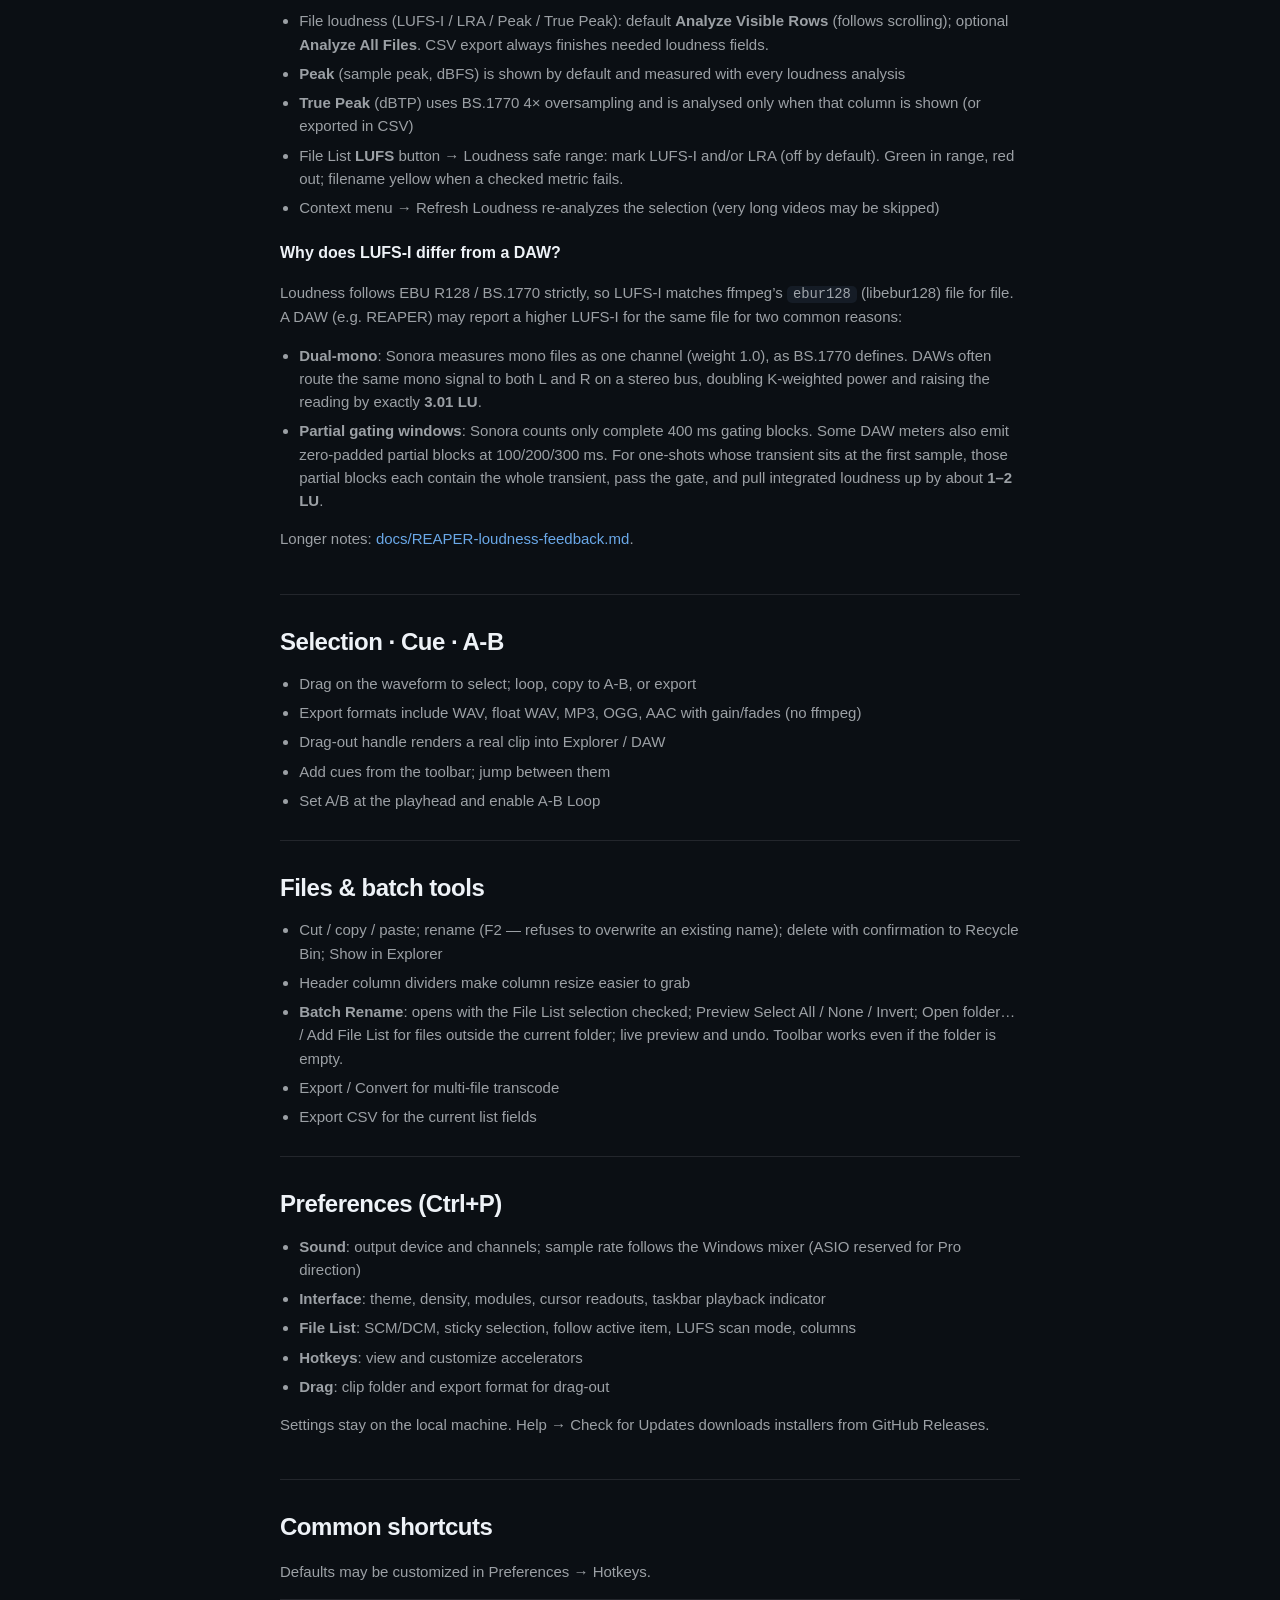
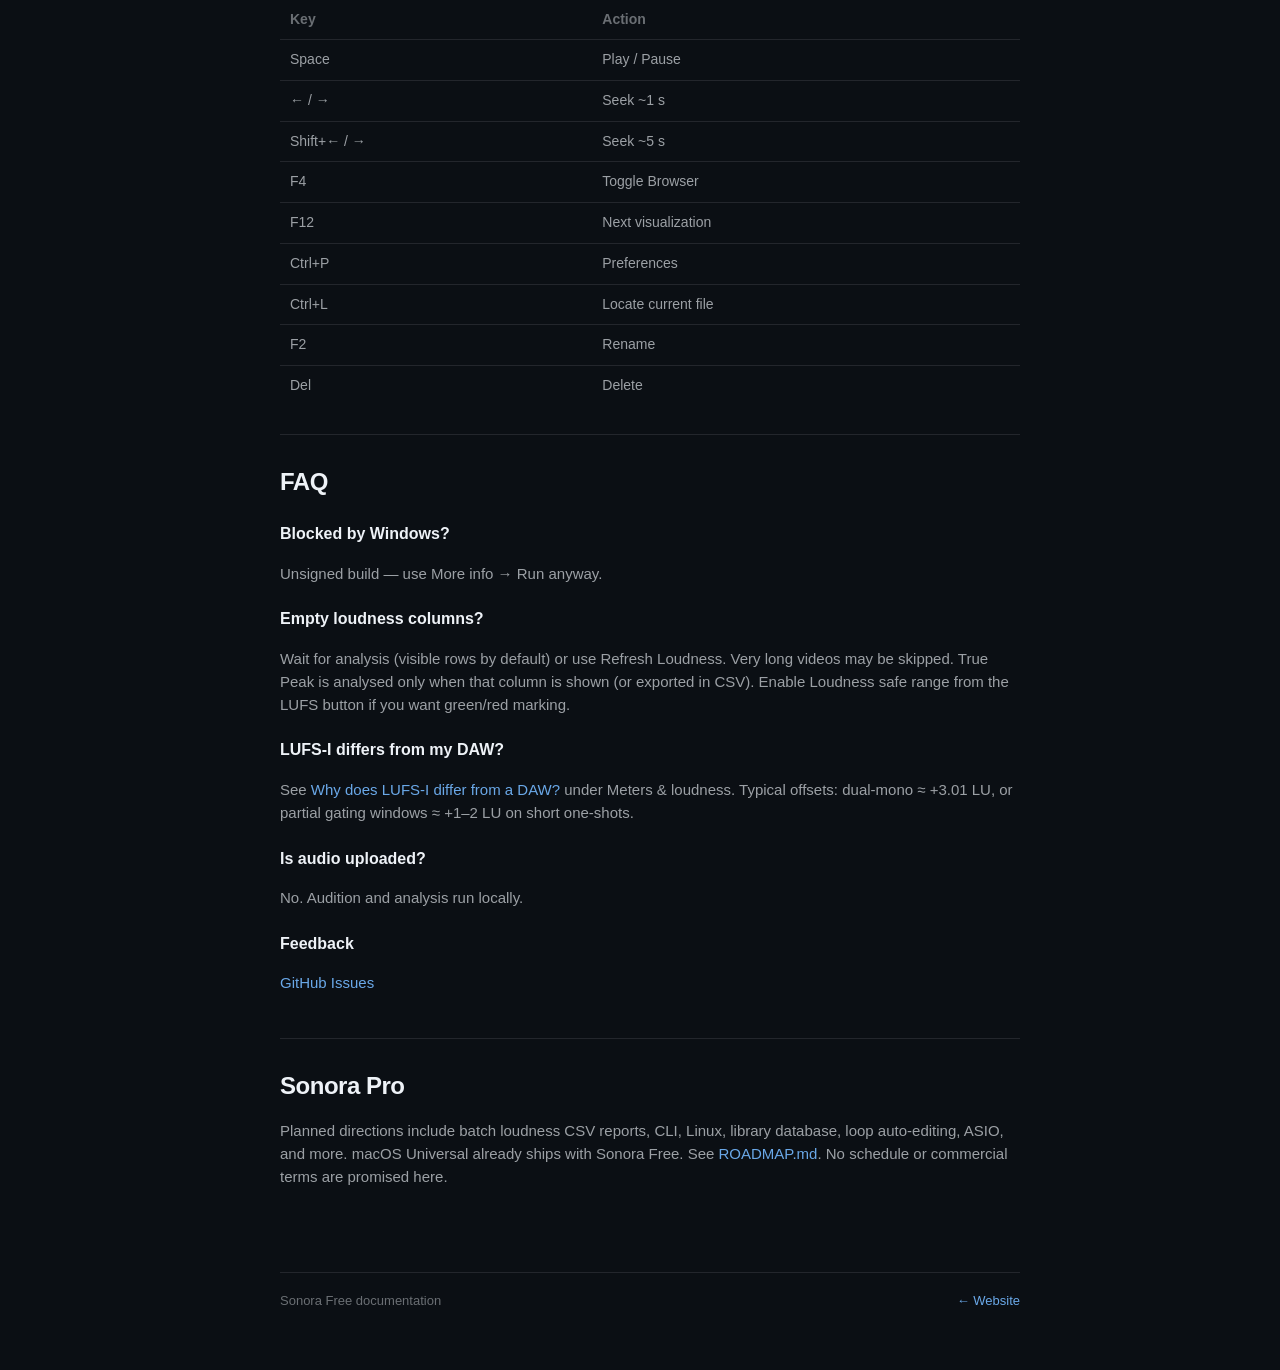
<file: docs/guide/en.html>
<!DOCTYPE html>
<html lang="en">
  <head>
    <meta charset="utf-8" />
    <meta name="viewport" content="width=device-width, initial-scale=1" />
    <title>Sonora Docs — User Manual</title>
    <meta
      name="description"
      content="Sonora Free user manual: install, UI, playback, loudness, selection, and batch tools."
    />
    <link rel="icon" href="../assets/sonora-logo.png" />
    <link rel="stylesheet" href="docs.css" />
  </head>
  <body>
    <div class="docs">
      <aside class="side">
        <a class="side-brand" href="../index.html">
          <img src="../assets/sonora-logo.png" alt="" width="22" height="22" />
          Sonora Docs
        </a>
        <p class="side-meta">Free · Windows · macOS · v1.0.10</p>
        <nav class="toc">
          <a href="#intro">Overview</a>
          <a href="#install">Install</a>
          <a href="#ui">Interface</a>
          <a href="#browse">Browse</a>
          <a href="#playback">Playback &amp; audition</a>
          <a href="#formats">Supported formats</a>
          <a href="#viz">Visualizations</a>
          <a href="#meters">Meters &amp; loudness</a>
          <a href="#edit">Selection · Cue · A-B</a>
          <a href="#files">Files &amp; batch</a>
          <a href="#prefs">Preferences</a>
          <a href="#keys">Shortcuts</a>
          <a href="#faq">FAQ</a>
          <a href="#pro">Sonora Pro</a>
        </nav>
        <div class="side-links">
          <a href="../index.html">Website</a>
          <a href="index.html">中文</a>
          <a href="https://github.com/sonora-player/Sonora/releases">Download</a>
        </div>
      </aside>

      <main class="main">
        <header class="page-head">
          <p class="eyebrow">User Manual</p>
          <h1>Sonora documentation</h1>
          <p class="lede">
            Sonora is a fast audition and editing player with loudness metering —
            helping audio editors, sound designers, and anyone who works with
            professional audio move quicker from hearing a file to shaping it.
          </p>
        </header>

        <section id="intro">
          <h2>Overview</h2>
          <p>
            Work by <strong>folder</strong>, not a mandatory library. Open a
            directory, audition samples or stems, watch waveform / spectrum /
            level / loudness, and do light exports or file tidy-ups in one window.
          </p>
          <ul>
            <li>Public builds are <strong>Sonora Free</strong> for Windows x64 and macOS Universal</li>
            <li>Audio and analysis stay local</li>
            <li>Built as a productivity player — not a full DAW or asset-library suite</li>
          </ul>
        </section>

        <section id="install">
          <h2>Install &amp; launch</h2>
          <h3>Installer</h3>
          <p>
            Download <code>Sonora_*_x64-setup.exe</code> from
            <a href="https://github.com/sonora-player/Sonora/releases">Releases</a>.
            The installer installs for the <strong>current user</strong> to
            <code>%LOCALAPPDATA%\Sonora</code> by default (usually no Administrator
            privileges required). It can register common audio file associations.
          </p>
          <h3>Portable</h3>
          <p>Run <code>Sonora_*_portable.exe</code> without installing.</p>
          <h3>Mac</h3>
          <p>
            Download <code>Sonora_*_universal.dmg</code> from
            <a href="https://github.com/sonora-player/Sonora/releases/download/v1.0.9/Sonora_1.0.9_universal.dmg">Releases</a>,
            open the disk image, and drag Sonora to Applications. Builds are not
            notarized yet. If Gatekeeper blocks the app, right-click Sonora in
            Finder and choose <strong>Open</strong>.
          </p>
          <h3>SmartScreen</h3>
          <p>
            Builds are not code-signed yet. If Windows blocks the app, choose
            <strong>More info</strong> → <strong>Run anyway</strong>.
          </p>
          <h3>Ways to open</h3>
          <table>
            <thead>
              <tr><th>Action</th><th>Result</th></tr>
            </thead>
            <tbody>
              <tr><td>Double-click an associated audio file</td><td>Open its folder and play</td></tr>
              <tr><td>Double-click while Sonora is running</td><td>Single instance focuses and switches file</td></tr>
              <tr><td>Drop a file</td><td>Enter its folder and play</td></tr>
              <tr><td>Drop a folder</td><td>Load that folder’s list</td></tr>
              <tr><td>File → Open Folder…</td><td>Pick a folder from a dialog</td></tr>
            </tbody>
          </table>
        </section>

        <section id="ui">
          <h2>Interface</h2>
          <ul>
            <li><strong>Browser</strong> (F4): drives, places, folder tree</li>
            <li><strong>File list</strong>: filterable/sortable rows with optional loudness columns</li>
            <li><strong>Details</strong> (Alt+Enter): metadata and loudness detail</li>
            <li><strong>Visualization</strong> (F12): waveform and analyzer modes</li>
            <li><strong>Status bar</strong>: version, SCM/DCM, backend, Preferences</li>
          </ul>
        </section>

        <section id="browse">
          <h2>Browse folders</h2>
          <ul>
            <li>Parent folder and folder history on the toolbar</li>
            <li>Locate current file with Ctrl+L</li>
            <li>Filter box searches names in the current folder</li>
            <li>SCM plays on single click; DCM requires double-click</li>
          </ul>
        </section>

        <section id="playback">
          <h2>Playback &amp; audition logic</h2>
          <p>
            Sonora is built for <strong>folder-based audition</strong>: open a
            directory and hear files in place — no library import required.
          </p>
          <ul>
            <li>Transport: previous / play-pause / stop / next. Space toggles playback.</li>
            <li><strong>SCM</strong> plays on single click; <strong>DCM</strong> needs double-click (status bar toggle).</li>
            <li>Sequential / Shuffle / Loop One / Stop after current</li>
            <li><strong>Keep Position</strong> when switching files (for comparing takes / mixes; near EOF it will not carry a near-end position into the next file)</li>
            <li>Dim / Mono / Downmix / Mute / Volume presets (right-click volume)</li>
            <li>Double-click an associated file (or drop a file) opens its folder and plays; a second launch focuses the existing window (single instance)</li>
            <li>Drop a folder to load its list without auto-playing</li>
          </ul>
        </section>

        <section id="formats">
          <h2>Supported formats</h2>
          <p>
            Sonora decodes with Symphonia. The File List shows these extensions
            (audio, plus common video containers when an audio track can be probed):
          </p>
          <table>
            <thead>
              <tr><th>Format</th><th>Description</th><th>Extensions</th></tr>
            </thead>
            <tbody>
              <tr><td>WAV</td><td>Wave / Broadcast Wave (BWF)</td><td>.wav .wave .bwf</td></tr>
              <tr><td>AIFF</td><td>Audio Interchange File Format</td><td>.aif .aiff .aifc</td></tr>
              <tr><td>FLAC</td><td>Free Lossless Audio Codec</td><td>.flac</td></tr>
              <tr><td>MP3</td><td>MPEG Audio Layer III</td><td>.mp3</td></tr>
              <tr><td>OGG</td><td>Ogg Vorbis</td><td>.ogg</td></tr>
              <tr><td>OPUS</td><td>Opus Interactive Audio Codec</td><td>.opus</td></tr>
              <tr><td>AAC / M4A</td><td>MPEG-4 AAC (ALAC in MP4/M4A when present)</td><td>.m4a .aac .mp4</td></tr>
              <tr><td>CAF</td><td>Apple Core Audio Format</td><td>.caf</td></tr>
              <tr><td>NCM</td><td>NetEase Cloud Music encrypted container (decrypts to MP3/FLAC/M4A/…)</td><td>.ncm</td></tr>
              <tr><td>Video (audio)</td><td>Audio track inside video containers — not a video player</td><td>.mp4 .m4v .mkv .webm .mov</td></tr>
            </tbody>
          </table>
          <p>
            Not supported yet: APE, WavPack, TTA, DSD, WMA, MIDI, tracker modules
            (IT/XM/S3M/MOD), AMR, Musepack.
          </p>
        </section>

        <section id="viz">
          <h2>Visualizations</h2>
          <p>
            Cycle with the toolbar button or F12; right-click to pick a mode:
            Waveform, Spectrogram (Ctrl+wheel zoom), Waterfall, log/lin analyzers,
            Bars, Oscilloscope. Optional cursor readouts live under Interface preferences.
          </p>
        </section>

        <section id="meters">
          <h2>Meters &amp; loudness</h2>
          <ul>
            <li>Output meter cycles Peak / RMS / K-14 / VU</li>
            <li>Phase / balance modules can be shown or hidden</li>
            <li>
              File loudness (LUFS-I / LRA / Peak / True Peak): default
              <strong>Analyze Visible Rows</strong> (follows scrolling); optional
              <strong>Analyze All Files</strong>. CSV export always finishes needed loudness fields.
            </li>
            <li><strong>Peak</strong> (sample peak, dBFS) is shown by default and measured with every loudness analysis</li>
            <li><strong>True Peak</strong> (dBTP) uses BS.1770 4× oversampling and is analysed only when that column is shown (or exported in CSV)</li>
            <li>File List <strong>LUFS</strong> button → Loudness safe range: mark LUFS-I and/or LRA (off by default). Green in range, red out; filename yellow when a checked metric fails.</li>
            <li>Context menu → Refresh Loudness re-analyzes the selection (very long videos may be skipped)</li>
          </ul>
          <h3>Why does LUFS-I differ from a DAW?</h3>
          <p>
            Loudness follows EBU R128 / BS.1770 strictly, so LUFS-I matches ffmpeg’s
            <code>ebur128</code> (libebur128) file for file. A DAW (e.g. REAPER) may
            report a higher LUFS-I for the same file for two common reasons:
          </p>
          <ul>
            <li><strong>Dual-mono</strong>: Sonora measures mono files as one channel (weight 1.0), as BS.1770 defines. DAWs often route the same mono signal to both L and R on a stereo bus, doubling K-weighted power and raising the reading by exactly <strong>3.01 LU</strong>.</li>
            <li><strong>Partial gating windows</strong>: Sonora counts only complete 400&nbsp;ms gating blocks. Some DAW meters also emit zero-padded partial blocks at 100/200/300&nbsp;ms. For one-shots whose transient sits at the first sample, those partial blocks each contain the whole transient, pass the gate, and pull integrated loudness up by about <strong>1–2 LU</strong>.</li>
          </ul>
          <p>Longer notes: <a href="https://github.com/sonora-player/Sonora/blob/main/docs/REAPER-loudness-feedback.md">docs/REAPER-loudness-feedback.md</a>.</p>
        </section>

        <section id="edit">
          <h2>Selection · Cue · A-B</h2>
          <ul>
            <li>Drag on the waveform to select; loop, copy to A-B, or export</li>
            <li>Export formats include WAV, float WAV, MP3, OGG, AAC with gain/fades (no ffmpeg)</li>
            <li>Drag-out handle renders a real clip into Explorer / DAW</li>
            <li>Add cues from the toolbar; jump between them</li>
            <li>Set A/B at the playhead and enable A-B Loop</li>
          </ul>
        </section>

        <section id="files">
          <h2>Files &amp; batch tools</h2>
          <ul>
            <li>Cut / copy / paste; rename (F2 — refuses to overwrite an existing name); delete with confirmation to Recycle Bin; Show in Explorer</li>
            <li>Header column dividers make column resize easier to grab</li>
            <li>
              <strong>Batch Rename</strong>: opens with the File List selection checked;
              Preview Select All / None / Invert; Open folder… / Add File List for files
              outside the current folder; live preview and undo. Toolbar works even if the folder is empty.
            </li>
            <li>Export / Convert for multi-file transcode</li>
            <li>Export CSV for the current list fields</li>
          </ul>
        </section>

        <section id="prefs">
          <h2>Preferences (Ctrl+P)</h2>
          <ul>
            <li><strong>Sound</strong>: output device and channels; sample rate follows the Windows mixer (ASIO reserved for Pro direction)</li>
            <li><strong>Interface</strong>: theme, density, modules, cursor readouts, taskbar playback indicator</li>
            <li><strong>File List</strong>: SCM/DCM, sticky selection, follow active item, LUFS scan mode, columns</li>
            <li><strong>Hotkeys</strong>: view and customize accelerators</li>
            <li><strong>Drag</strong>: clip folder and export format for drag-out</li>
          </ul>
          <p>Settings stay on the local machine. Help → Check for Updates downloads installers from GitHub Releases.</p>
        </section>

        <section id="keys">
          <h2>Common shortcuts</h2>
          <p>Defaults may be customized in Preferences → Hotkeys.</p>
          <table>
            <thead><tr><th>Key</th><th>Action</th></tr></thead>
            <tbody>
              <tr><td>Space</td><td>Play / Pause</td></tr>
              <tr><td>← / →</td><td>Seek ~1 s</td></tr>
              <tr><td>Shift+← / →</td><td>Seek ~5 s</td></tr>
              <tr><td>F4</td><td>Toggle Browser</td></tr>
              <tr><td>F12</td><td>Next visualization</td></tr>
              <tr><td>Ctrl+P</td><td>Preferences</td></tr>
              <tr><td>Ctrl+L</td><td>Locate current file</td></tr>
              <tr><td>F2</td><td>Rename</td></tr>
              <tr><td>Del</td><td>Delete</td></tr>
            </tbody>
          </table>
        </section>

        <section id="faq">
          <h2>FAQ</h2>
          <h3>Blocked by Windows?</h3>
          <p>Unsigned build — use More info → Run anyway.</p>
          <h3>Empty loudness columns?</h3>
          <p>Wait for analysis (visible rows by default) or use Refresh Loudness. Very long videos may be skipped. True Peak is analysed only when that column is shown (or exported in CSV). Enable Loudness safe range from the LUFS button if you want green/red marking.</p>
          <h3>LUFS-I differs from my DAW?</h3>
          <p>See <a href="#meters">Why does LUFS-I differ from a DAW?</a> under Meters &amp; loudness. Typical offsets: dual-mono ≈ +3.01 LU, or partial gating windows ≈ +1–2 LU on short one-shots.</p>
          <h3>Is audio uploaded?</h3>
          <p>No. Audition and analysis run locally.</p>
          <h3>Feedback</h3>
          <p><a href="https://github.com/sonora-player/Sonora/issues">GitHub Issues</a></p>
        </section>

        <section id="pro">
          <h2>Sonora Pro</h2>
          <p>
            Planned directions include batch loudness CSV reports, CLI, Linux,
            library database, loop auto-editing, ASIO, and more. macOS Universal
            already ships with Sonora Free. See
            <a href="https://github.com/sonora-player/Sonora/blob/main/ROADMAP.md">ROADMAP.md</a>.
            No schedule or commercial terms are promised here.
          </p>
        </section>

        <footer class="page-foot">
          <span>Sonora Free documentation</span>
          <a href="../index.html">← Website</a>
        </footer>
      </main>
    </div>
  </body>
</html>
</file>
<file: docs/guide/docs.css>
:root {
  --page: #0b0f14;
  --ink: #eef2f7;
  --muted: rgba(238, 242, 247, 0.64);
  --soft: rgba(238, 242, 247, 0.42);
  --line: rgba(238, 242, 247, 0.1);
  --accent: #6aa8e8;
  --side: #0f141b;
  --code: #151c26;
  --font: "Segoe UI Variable", "Segoe UI", "Microsoft YaHei UI", "PingFang SC", sans-serif;
  --mono: "Cascadia Mono", Consolas, monospace;
}

* {
  box-sizing: border-box;
}

html {
  scroll-behavior: smooth;
}

body {
  margin: 0;
  background: var(--page);
  color: var(--ink);
  font-family: var(--font);
  -webkit-font-smoothing: antialiased;
  line-height: 1.55;
}

a {
  color: var(--accent);
  text-decoration: none;
}

a:hover {
  text-decoration: underline;
}

.docs {
  display: grid;
  grid-template-columns: 240px minmax(0, 1fr);
  min-height: 100dvh;
}

.side {
  position: sticky;
  top: 0;
  align-self: start;
  height: 100dvh;
  overflow: auto;
  padding: 22px 18px;
  background: var(--side);
  border-right: 1px solid var(--line);
}

.side-brand {
  display: inline-flex;
  align-items: center;
  gap: 8px;
  color: var(--ink);
  font-weight: 650;
  text-decoration: none;
}

.side-brand:hover {
  text-decoration: none;
}

.side-meta {
  margin: 10px 0 18px;
  color: var(--soft);
  font-size: 12px;
}

.toc {
  display: grid;
  gap: 6px;
}

.toc a {
  color: var(--muted);
  font-size: 13px;
  text-decoration: none;
  padding: 4px 0;
}

.toc a:hover {
  color: var(--accent);
}

.side-links {
  display: grid;
  gap: 8px;
  margin-top: 28px;
  padding-top: 16px;
  border-top: 1px solid var(--line);
  font-size: 13px;
}

.main {
  padding: 36px 40px 64px;
  max-width: 820px;
}

.page-head {
  margin-bottom: 36px;
}

.eyebrow {
  margin: 0 0 10px;
  color: var(--accent);
  font-size: 13px;
  font-weight: 600;
}

.page-head h1 {
  margin: 0;
  font-size: clamp(30px, 4vw, 42px);
  letter-spacing: -0.03em;
  line-height: 1.15;
}

.lede {
  margin: 14px 0 0;
  color: var(--muted);
  font-size: 17px;
  max-width: 42rem;
}

section {
  padding: 28px 0;
  border-top: 1px solid var(--line);
}

section h2 {
  margin: 0 0 12px;
  font-size: 24px;
  letter-spacing: -0.02em;
}

section h3 {
  margin: 22px 0 8px;
  font-size: 16px;
}

section p,
section li {
  color: var(--muted);
  font-size: 15px;
}

section ul {
  margin: 10px 0 0;
  padding-left: 1.2em;
}

section li + li {
  margin-top: 6px;
}

table {
  width: 100%;
  margin-top: 12px;
  border-collapse: collapse;
  font-size: 14px;
}

th,
td {
  padding: 9px 10px;
  border-top: 1px solid var(--line);
  text-align: left;
  vertical-align: top;
}

th {
  color: var(--soft);
  font-weight: 600;
}

td {
  color: var(--muted);
}

code {
  font-family: var(--mono);
  font-size: 0.92em;
  background: var(--code);
  padding: 1px 6px;
  border-radius: 5px;
}

.layout {
  margin: 12px 0 0;
  padding: 14px 16px;
  overflow: auto;
  border: 1px solid var(--line);
  border-radius: 10px;
  background: var(--code);
  color: var(--soft);
  font-family: var(--mono);
  font-size: 12px;
  line-height: 1.45;
}

.page-foot {
  display: flex;
  justify-content: space-between;
  gap: 16px;
  margin-top: 40px;
  padding-top: 18px;
  border-top: 1px solid var(--line);
  color: var(--soft);
  font-size: 13px;
}

@media (max-width: 860px) {
  .docs {
    grid-template-columns: 1fr;
  }

  .side {
    position: relative;
    height: auto;
    border-right: 0;
    border-bottom: 1px solid var(--line);
  }

  .main {
    padding: 28px 20px 48px;
  }
}
</file>
